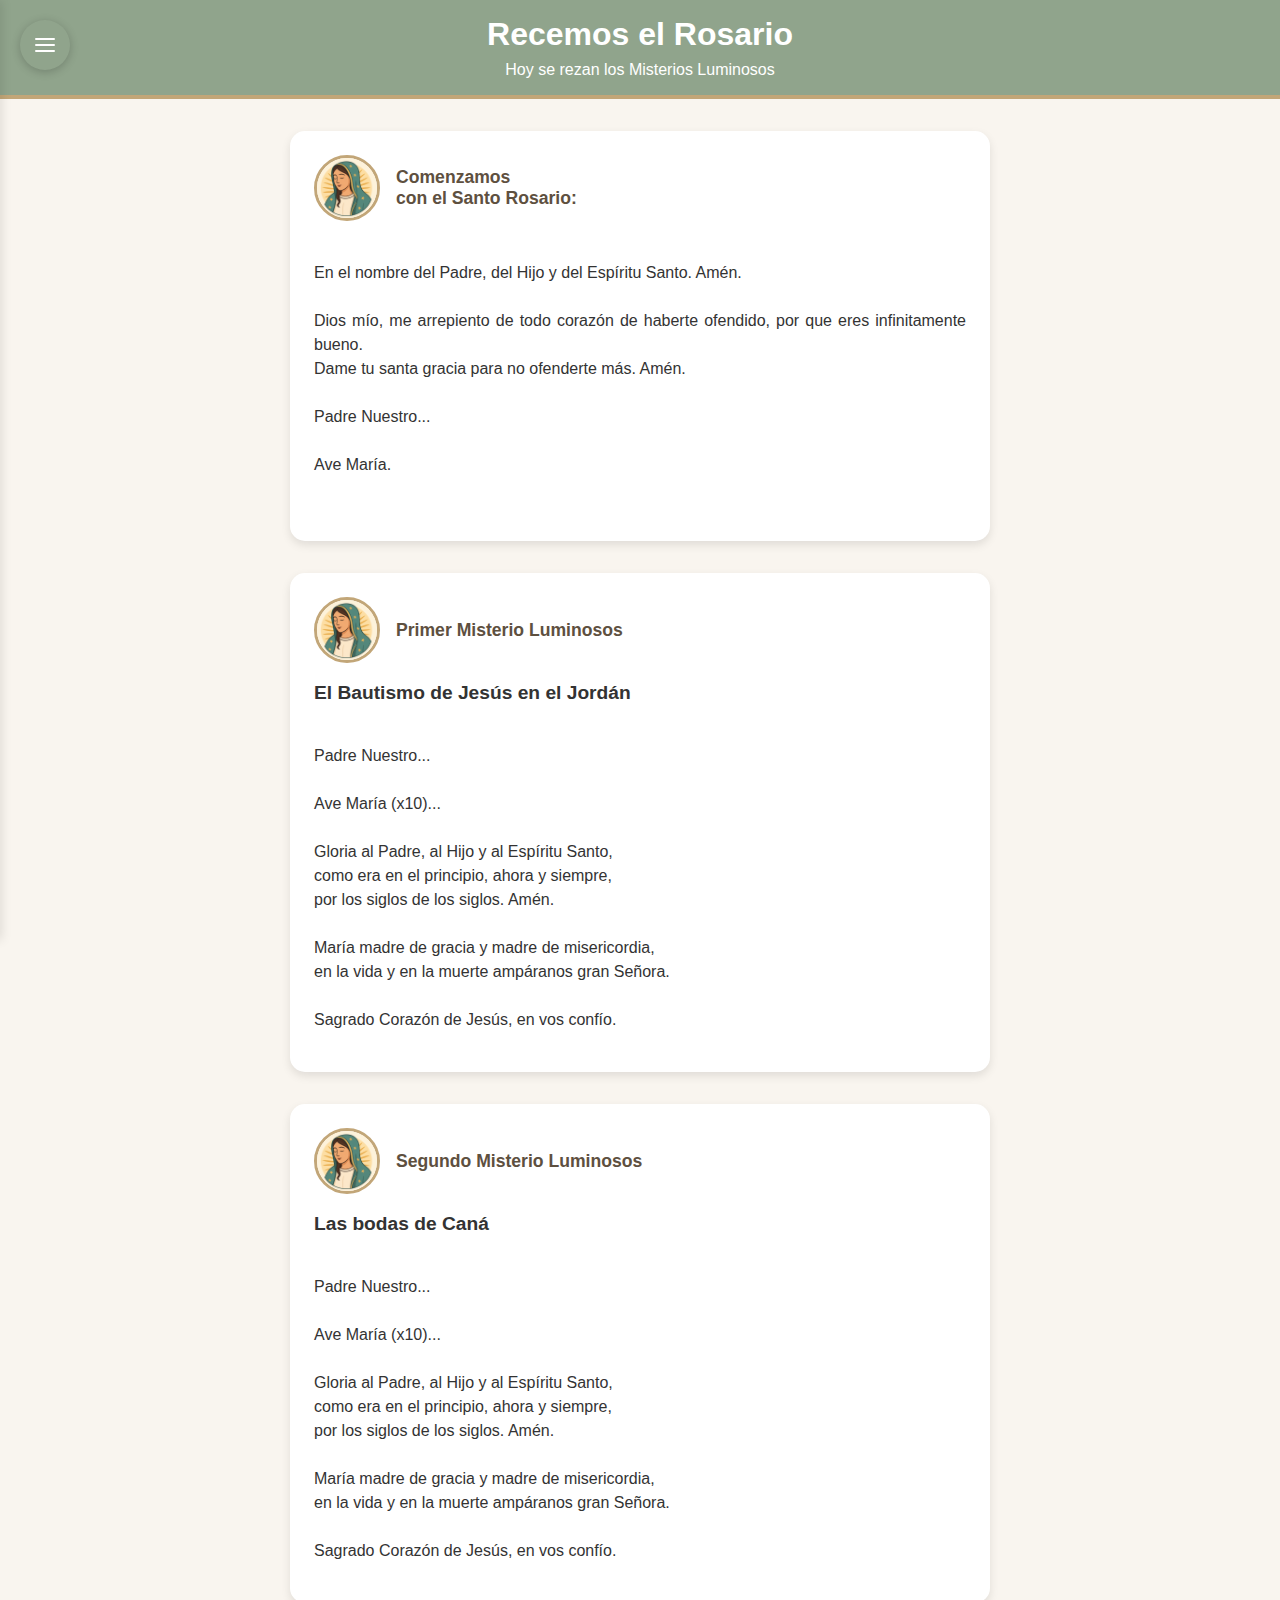
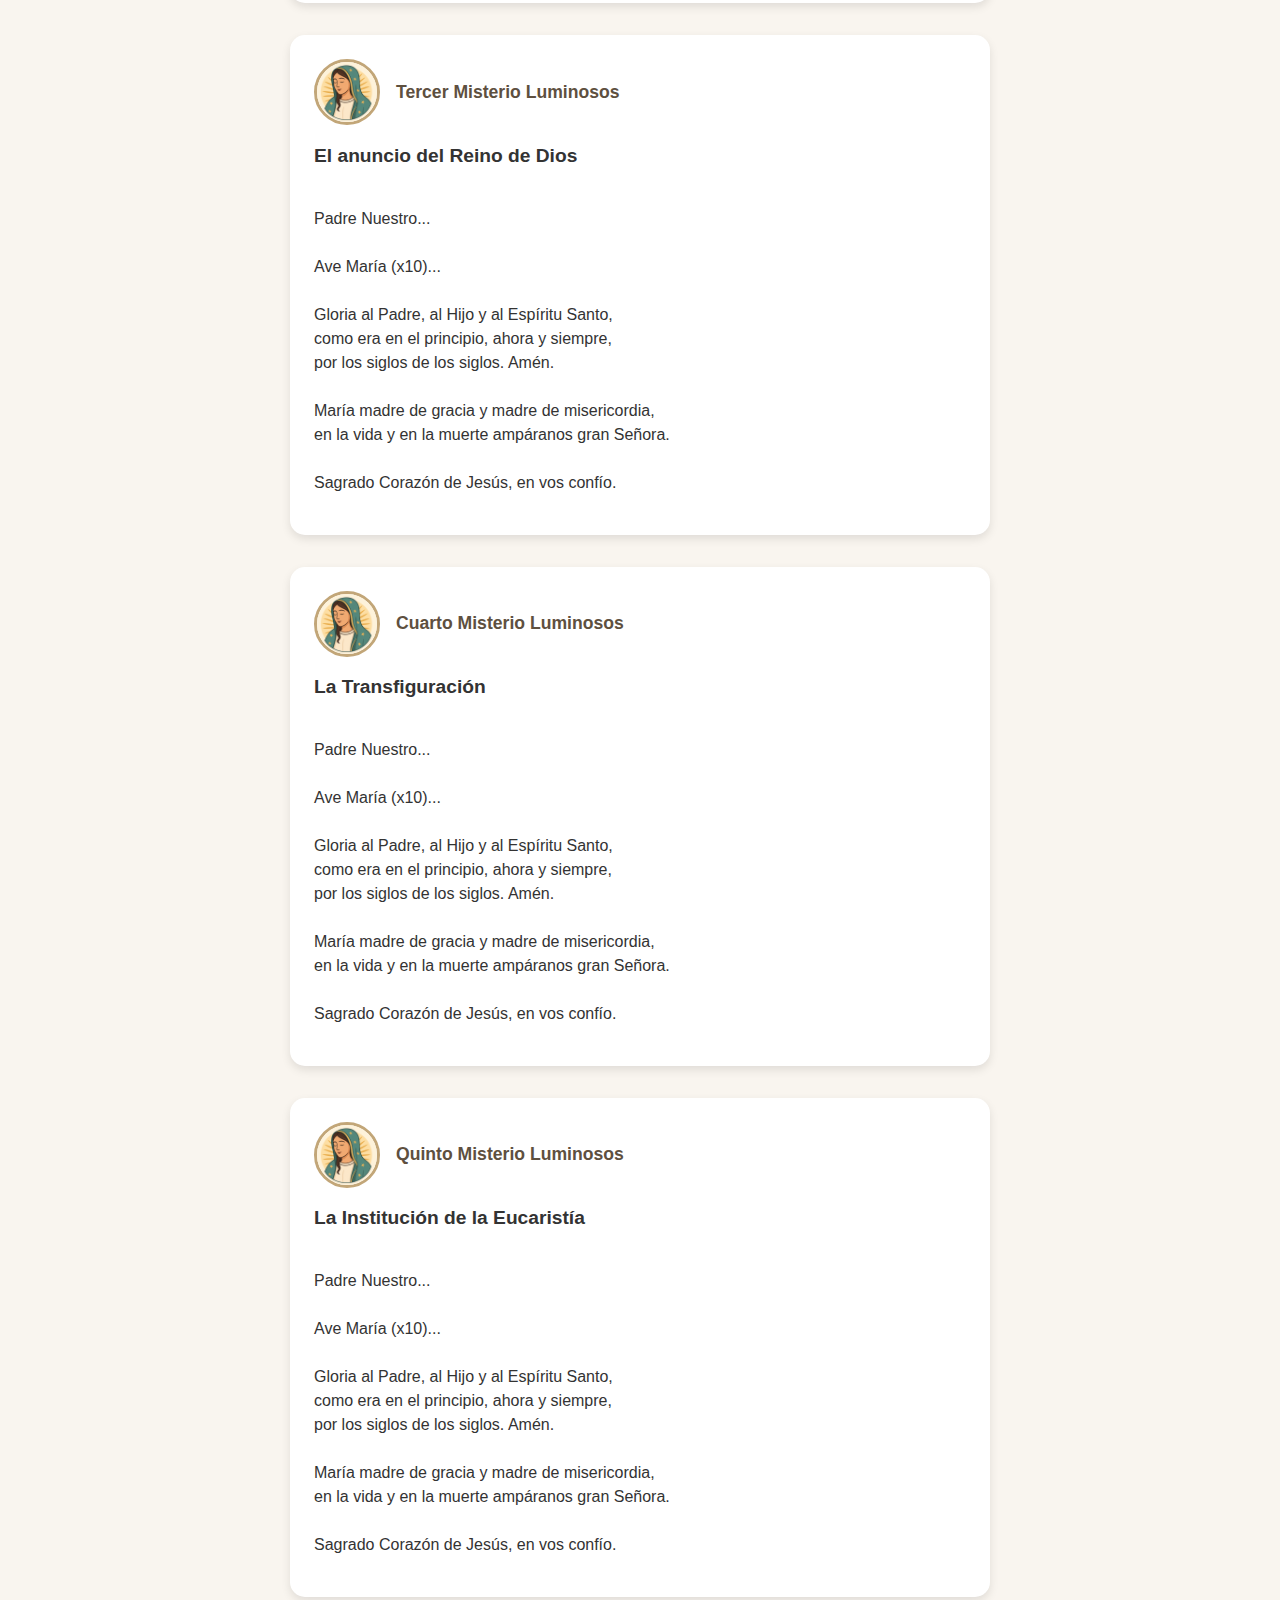
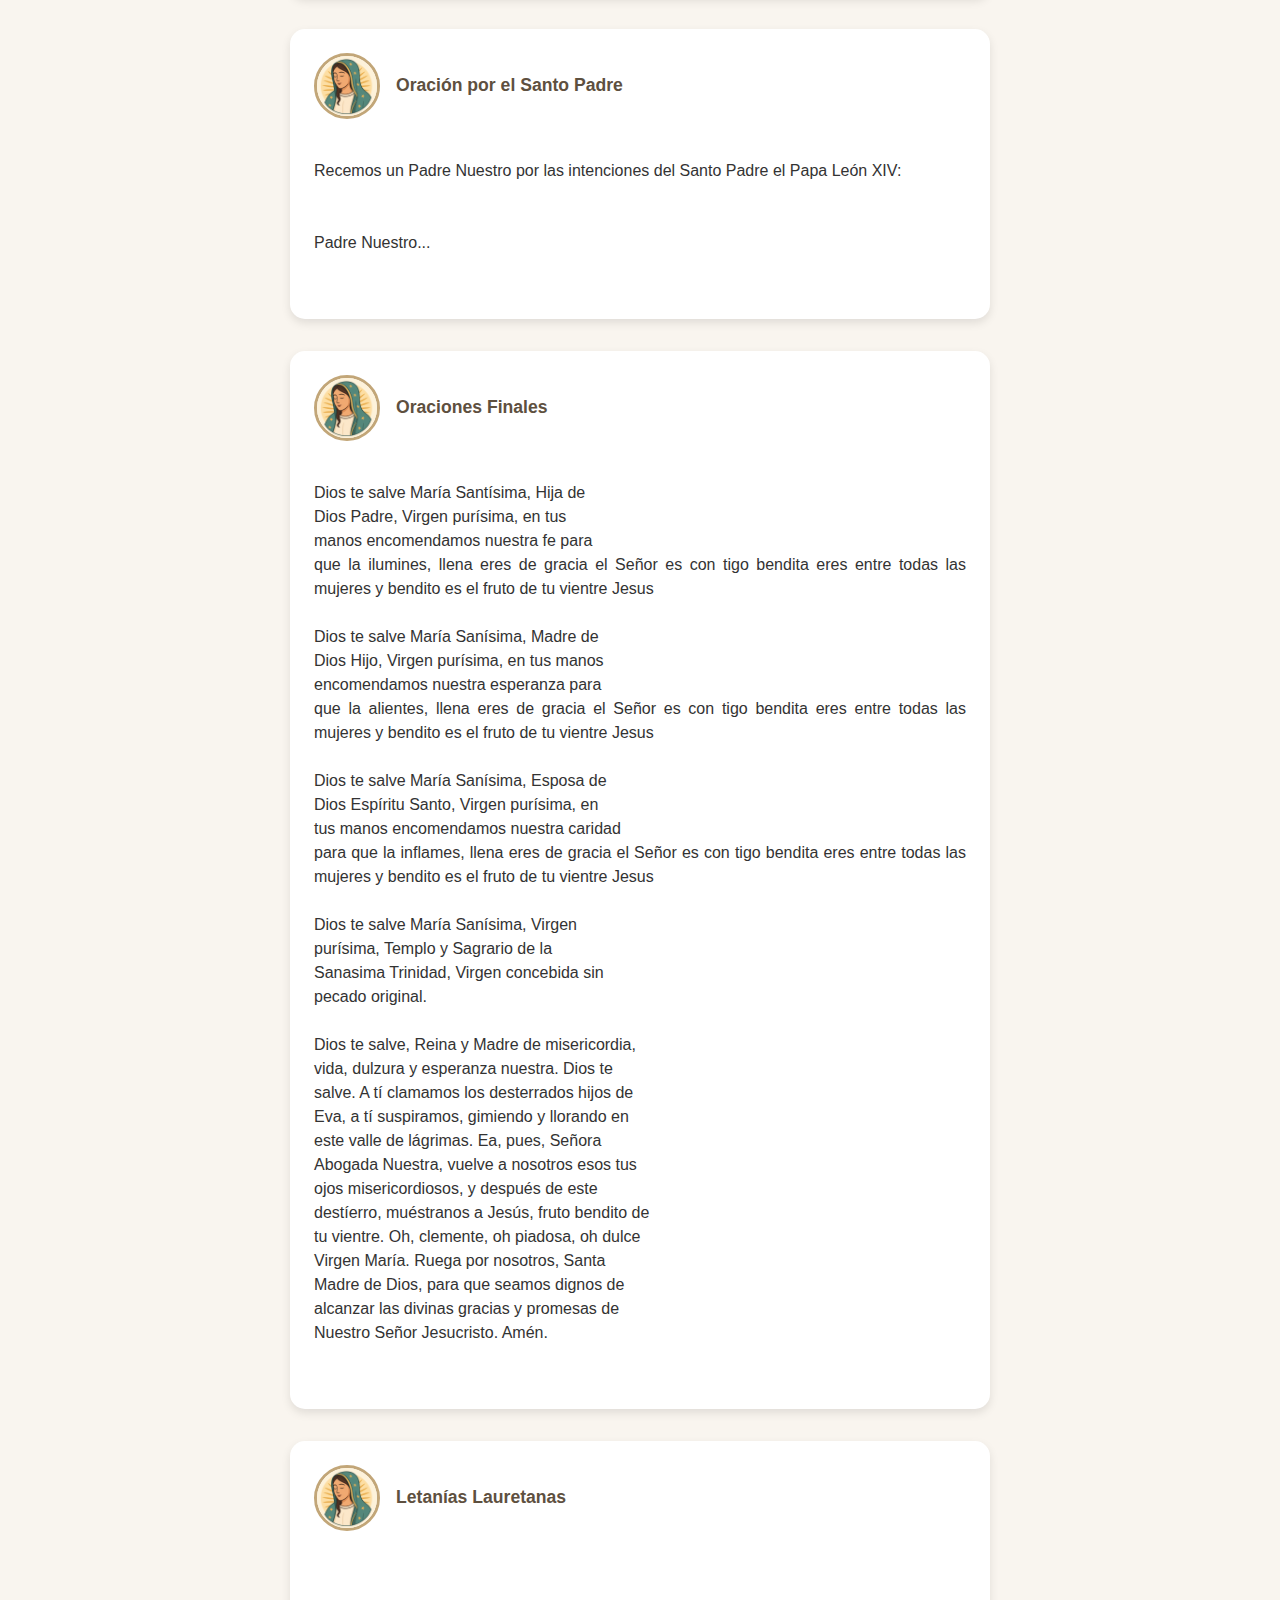
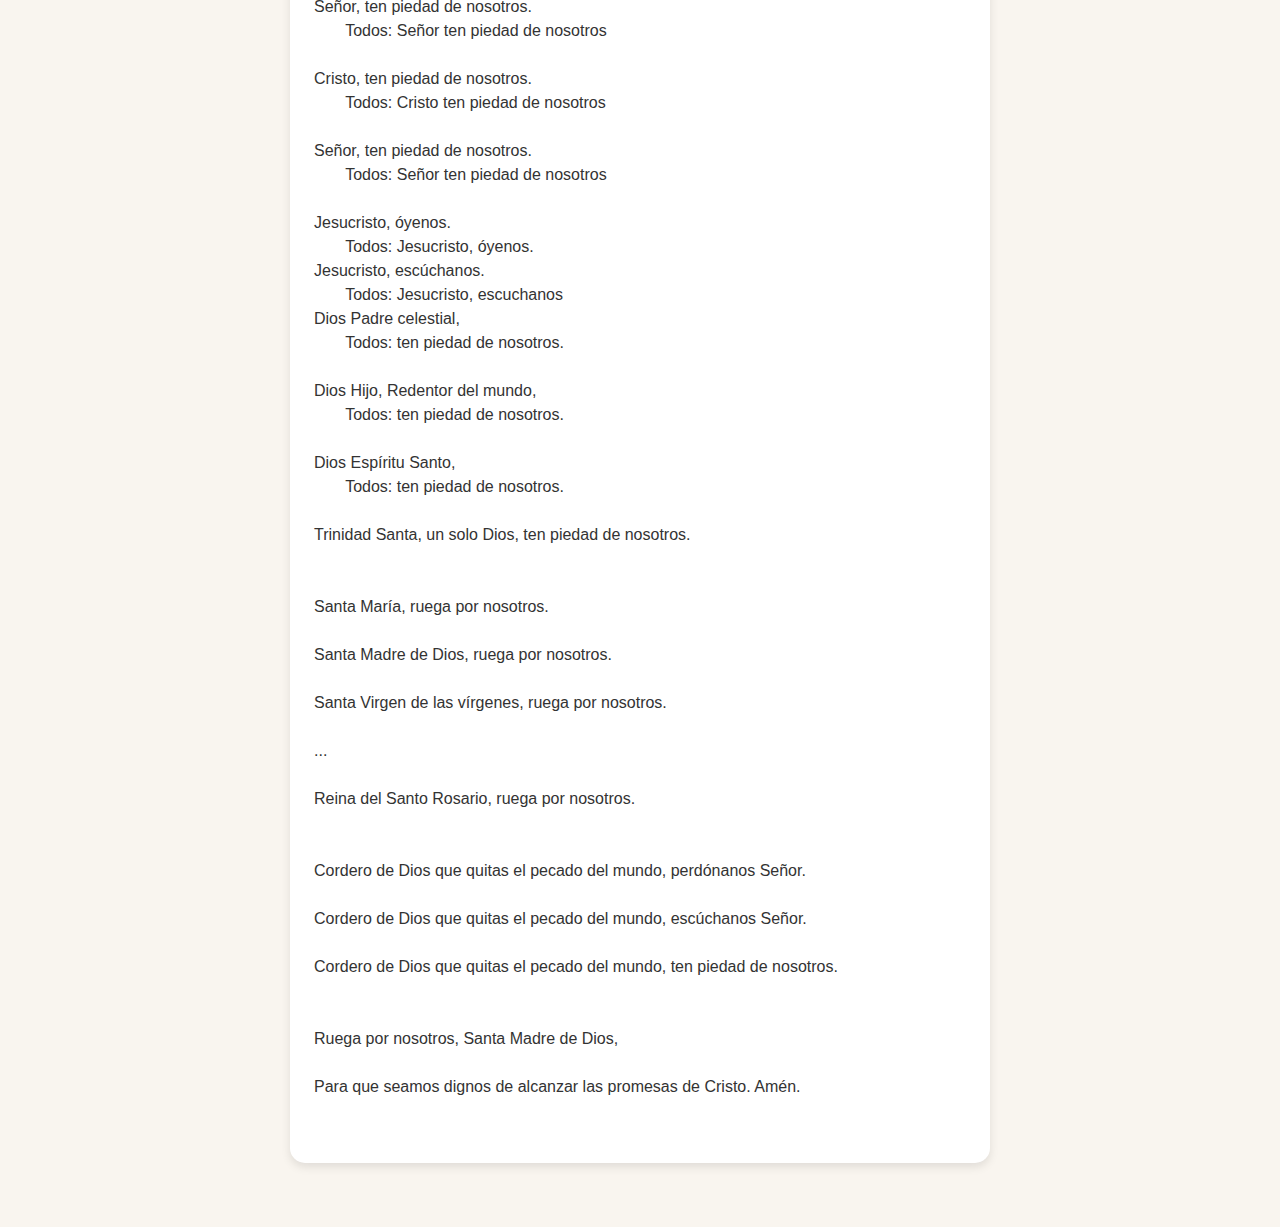
<file: r/elsantorosario/index.html>
<!DOCTYPE html>
<html lang="es">
<head>
  <meta charset="UTF-8" />
  <meta name="viewport" content="width=device-width, initial-scale=1.0" />
  <title>Recemos el Rosario</title>
  <link rel="icon" type="image/x-icon" href="/favicon.ico" />
  <link rel="stylesheet" href="style.css" />
  	<meta property="og:title" content="Las oraciones">
    <meta property="og:description" content="Alégrense en la esperanza, sean pacientes en la tribulación y perseverantes en la oración. (Romanos 12,12).">
	<meta property="og:image" content="https://sagradocorazondejesus.github.io/nsg/imagenes/guadalupe200.jpg" />
	<meta property="og:type" content="website">
    <meta name="viewport" content="width=device-width, initial-scale=1.0">
</head>
<body>

	<button id="btn-menu" aria-label="Abrir menú">
    <svg xmlns="http://www.w3.org/2000/svg" width="24" height="24" viewBox="0 0 24 24" fill="none" stroke="currentColor" stroke-width="2" stroke-linecap="round" stroke-linejoin="round"><line x1="3" y1="12" x2="21" y2="12"></line><line x1="3" y1="6" x2="21" y2="6"></line><line x1="3" y1="18" x2="21" y2="18"></line></svg>
    </button>

    <nav id="menu-lateral">
        <button id="btn-cerrar-menu" aria-label="Cerrar menú">&times;</button>
        <h2>Nuestro sitio</h2>
        <ul>
            <li><a href="https://sagradocorazondejesus.github.io/nsg/o/oraciones">Mis Oraciones 🙏</a></li>
            <li><a href="https://sagradocorazondejesus.github.io/nsg/o/practicar/hablar/">Practicar oraciones hablando</a></li>
            <li><a href="https://sagradocorazondejesus.github.io/nsg/o/practicar/tocarpalabras/">Practicar oraciones tocando</a></li>
            <li><a href="https://sagradocorazondejesus.github.io/nsg/r/elsantorosario">El Santo Rosario</a></li>
		</ul>
		<ul>
        <h2>tambien visita</h2>
            <li><a href="https://www.vatican.va/content/vatican/es.html" target="_blank">La Santa Sede</a></li>
            <li><a href="https://www.vatican.va/archive/ESL0506/_INDEX.HTM" target="_blank">La Biblia</a></li>
            <li><a href="https://www.vatican.va/archive/catechism_sp/index_sp.html" target="_blank">Catecismo de la Iglesia Católica</a></li>
        </ul>
    </nav>

    <div id="overlay"></div>
  <header>
    <h1>Recemos el Rosario</h1>
    <p id="titulo-dia"></p>
  </header>

  <main>
    <section id="introduccion"></section>

    <section id="contenedor-posts"></section>

    <section id="intencion-papa"></section>

    <section id="oraciones-finales"></section>

    <section id="letanias"></section>
  </main>

  <script src="script.js"></script>
</body>
</html>
</file>
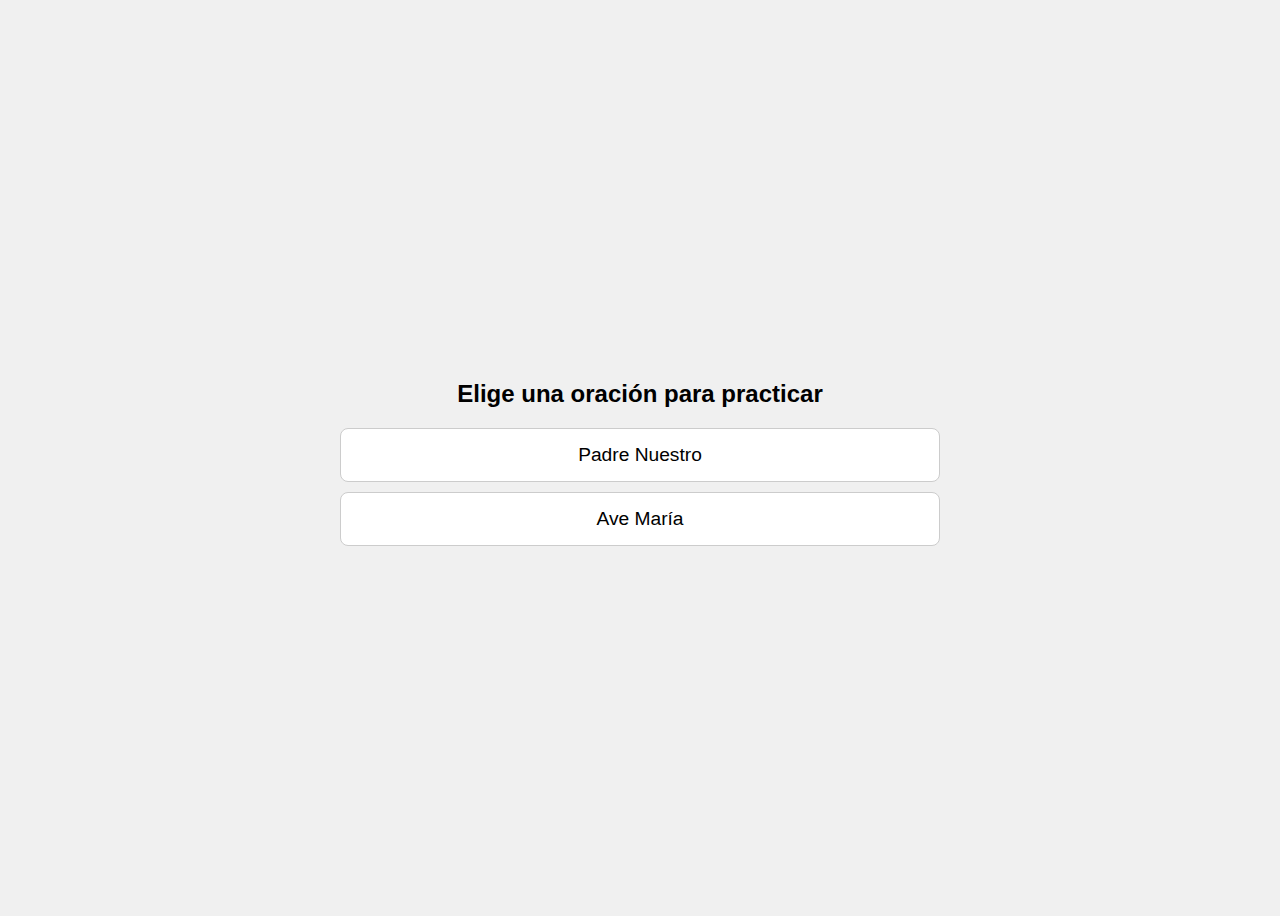
<file: o/practicar/hablar/index.html>
<!DOCTYPE html>
<html lang="es">
<head>
    <meta charset="UTF-8">
    <meta name="viewport" content="width=device-width, initial-scale=1.0">
    <title>Catequesis Interactiva - Menú de Oraciones</title>
    <style>
        body { font-family: sans-serif; display: flex; justify-content: center; align-items: center; min-height: 100vh; background-color: #f0f0f0; }
        .container { width: 90%; max-width: 600px; text-align: center; }
        
        /* Estilo del Menú */
        #menu-oraciones .oracion-btn {
            display: block;
            width: 100%;
            padding: 15px;
            margin: 10px 0;
            font-size: 1.2em;
            cursor: pointer;
            border: 1px solid #ccc;
            border-radius: 8px;
            background-color: #fff;
            transition: background-color 0.3s;
        }
        #menu-oraciones .oracion-btn:hover { background-color: #e3f2fd; }

        /* Área de Práctica */
        #area-practica { display: none; /* Oculto por defecto */ }
        #prayer-display { min-height: 200px; padding: 20px; border: 2px solid #ccc; border-radius: 10px; background-color: #fff; font-size: 1.5em; line-height: 1.8; margin-bottom: 20px; }
        #controls button { padding: 10px 20px; font-size: 1em; cursor: pointer; margin: 5px; }
        
        /* Estilos para las palabras generadas */
        .correct { color: #2e7d32; font-weight: bold; }
        .incorrect { color: #c62828; text-decoration: line-through; }
    </style>
</head>
<body>
    <div class="container">
        <div id="menu-oraciones">
            <h2>Elige una oración para practicar</h2>
            </div>

        <div id="area-practica">
            <h2 id="prayer-title"></h2>
            <div id="prayer-display"></div>
            <div id="controls">
                <button id="start-btn">🎙️ Empezar a Rezar</button>
                <button id="back-btn">← Volver al Menú</button>
                <p id="status"></p>
            </div>
        </div>
    </div>

    <script src="app4.js"></script>
</body>
</html>
</file>
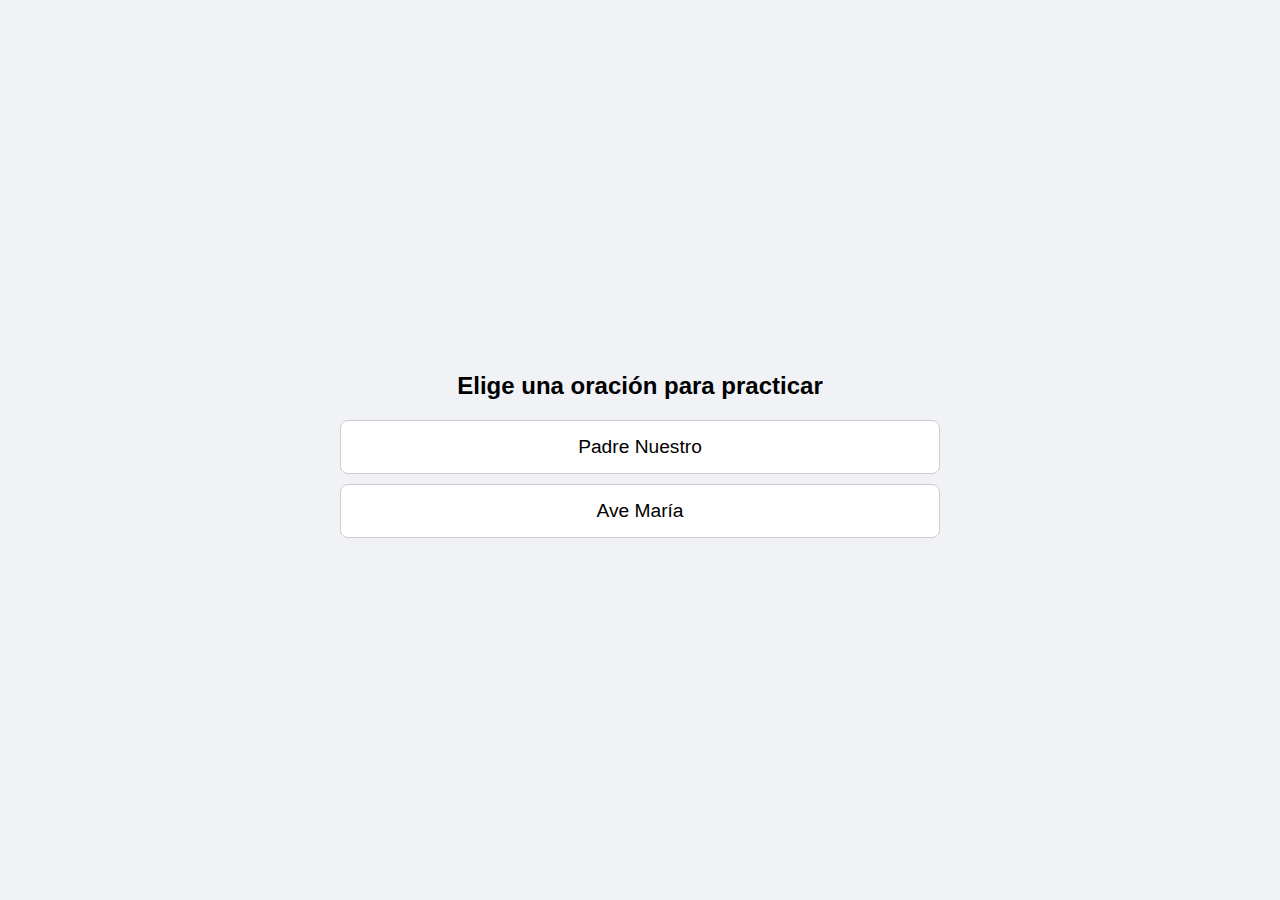
<file: o/practicar/tocarpalabras/index.html>
<!DOCTYPE html>
<html lang="es">
<head>
    <meta charset="UTF-8">
    <meta name="viewport" content="width=device-width, initial-scale=1.0">
    <title>Catequesis Offline - Ordenar Oraciones</title>
    
    <style>
        /* Estilos Generales */
        :root {
            --color-fondo: #f0f2f5;
            --color-primario: #3b5998;
            --color-correcto: #4caf50;
            --color-incorrecto: #f44336;
        }
        body { 
            font-family: -apple-system, BlinkMacSystemFont, "Segoe UI", Roboto, Helvetica, Arial, sans-serif;
            display: flex; 
            justify-content: center; 
            align-items: center; 
            min-height: 100vh; 
            background-color: var(--color-fondo);
            margin: 0;
            padding: 10px;
            box-sizing: border-box;
        }
        .container { 
            width: 100%; 
            max-width: 600px; 
            text-align: center; 
        }

        /* Menú */
        #menu-oraciones .oracion-btn {
            display: block; width: 100%; padding: 15px; margin: 10px 0;
            font-size: 1.2em; cursor: pointer; border: 1px solid #ccc;
            border-radius: 8px; background-color: white; transition: background-color 0.3s;
        }
        #menu-oraciones .oracion-btn:hover { background-color: #e9ebee; }

        /* Área de Práctica */
        #area-practica { display: none; }
        #oracion-progreso { font-size: 1.1em; color: var(--color-primario); margin-bottom: 15px; }

        /* Contenedores para las fichas */
        #fichas-desordenadas, #area-respuesta {
            display: flex;
            flex-wrap: wrap;
            justify-content: center;
            gap: 10px;
            padding: 15px;
            margin: 15px 0;
            min-height: 60px;
            border-radius: 8px;
        }
        #fichas-desordenadas { background-color: #e9ebee; }
        #area-respuesta { border: 2px dashed #ccc; background-color: white; }

        /* Ficha (palabra) */
        .ficha {
            padding: 10px 15px;
            background-color: white;
            border: 1px solid #ccc;
            border-radius: 8px;
            font-size: 1.2em;
            cursor: pointer; /* Cambiado de 'grab' a 'pointer' */
            user-select: none;
            box-shadow: 0 2px 4px rgba(0,0,0,0.1);
            transition: transform 0.2s;
        }
        .ficha:hover {
             transform: scale(1.05);
        }

        .ficha.correcta { background-color: var(--color-correcto); color: white; }
        .ficha.incorrecta { background-color: var(--color-incorrecto); color: white; }

        /* Controles */
        #controls button {
            padding: 12px 22px; font-size: 1em; cursor: pointer; margin: 5px;
            border-radius: 8px; border: none; color: white;
        }
        #check-btn { background-color: var(--color-primario); }
        #back-btn { background-color: #6c757d; }
    </style>
</head>
<body>

    <div class="container">
        <div id="menu-oraciones">
            <h2>Elige una oración para practicar</h2>
        </div>

        <div id="area-practica">
            <h2 id="prayer-title"></h2>
            <p id="oracion-progreso"></p>
            <p><strong>Toca las palabras para ordenarlas:</strong></p>
            
            <div id="area-respuesta"></div>
            <div id="fichas-desordenadas"></div>

            <div id="controls">
                <button id="check-btn">Revisar</button>
                <button id="back-btn">← Volver al Menú</button>
                <p id="status"></p>
            </div>
        </div>
    </div>

    <script>
        // --- ELEMENTOS DEL DOM ---
        const menuOracionesDiv = document.getElementById('menu-oraciones');
        const areaPracticaDiv = document.getElementById('area-practica');
        const prayerTitleH2 = document.getElementById('prayer-title');
        const progresoP = document.getElementById('oracion-progreso');
        const fichasContainer = document.getElementById('fichas-desordenadas');
        const respuestaContainer = document.getElementById('area-respuesta');
        const checkBtn = document.getElementById('check-btn');
        const backBtn = document.getElementById('back-btn');
        const statusP = document.getElementById('status');

        // --- DATOS DE LAS ORACIONES ---
        const oraciones = [
            {
                titulo: "Padre Nuestro",
                frases: [
                    "Padre nuestro que estás en el cielo",
                    "santificado sea tu Nombre",
                    "venga a nosotros tu Reino",
                    "hágase tu voluntad en la tierra como en el cielo",
                    "Danos hoy nuestro pan de cada día",
                    "perdona nuestras ofensas como también nosotros perdonamos a los que nos ofenden",
                    "no nos dejes caer en la tentación y líbranos del mal Amén"
                ]
            },
            {
                titulo: "Ave María",
                frases: [
                    "Dios te salve María llena eres de gracia",
                    "el Señor es contigo",
                    "bendita tú eres entre todas las mujeres",
                    "y bendito es el fruto de tu vientre Jesús",
                    "Santa María Madre de Dios ruega por nosotros pecadores",
                    "ahora y en la hora de nuestra muerte Amén"
                ]
            }
        ];

        let oracionActual;
        let fraseActualIndex;

        // --- FUNCIONES PRINCIPALES ---

        function crearMenu() {
            oraciones.forEach((oracion, index) => {
                const boton = document.createElement('button');
                boton.textContent = oracion.titulo;
                boton.className = 'oracion-btn';
                boton.addEventListener('click', () => prepararPractica(index));
                menuOracionesDiv.appendChild(boton);
            });
        }

        function prepararPractica(index) {
            oracionActual = oraciones[index];
            fraseActualIndex = 0;
            
            prayerTitleH2.textContent = oracionActual.titulo;
            menuOracionesDiv.style.display = 'none';
            areaPracticaDiv.style.display = 'block';
            
            cargarSiguienteFrase();
        }

        function cargarSiguienteFrase() {
            fichasContainer.innerHTML = '';
            respuestaContainer.innerHTML = '';
            statusP.textContent = '';
            checkBtn.disabled = false;
            
            if (fraseActualIndex >= oracionActual.frases.length) {
                statusP.textContent = `¡Felicidades! Has completado la oración de ${oracionActual.titulo}.`;
                checkBtn.disabled = true;
                return;
            }

            progresoP.textContent = `Frase ${fraseActualIndex + 1} de ${oracionActual.frases.length}`;
            const frase = oracionActual.frases[fraseActualIndex];
            const palabras = frase.split(' ');

            barajarArray(palabras).forEach(palabra => {
                const ficha = document.createElement('div');
                ficha.textContent = palabra;
                ficha.className = 'ficha';
                ficha.addEventListener('click', moverFicha); // NUEVA LÓGICA DE CLIC
                fichasContainer.appendChild(ficha);
            });
        }

        function barajarArray(array) {
            for (let i = array.length - 1; i > 0; i--) {
                const j = Math.floor(Math.random() * (i + 1));
                [array[i], array[j]] = [array[j], array[i]];
            }
            return array;
        }

        // --- NUEVA LÓGICA DE CLIC PARA MOVER FICHAS ---
        function moverFicha(event) {
            const fichaSeleccionada = event.target;
            
            // Si la ficha está en el contenedor de abajo, muévela para arriba
            if (fichaSeleccionada.parentNode === fichasContainer) {
                respuestaContainer.appendChild(fichaSeleccionada);
            } 
            // Si no, muévela para abajo (para corregir)
            else {
                fichasContainer.appendChild(fichaSeleccionada);
            }
        }

        // --- FUNCIÓN DE REVISAR CORREGIDA ---
        function revisarRespuesta() {
            // CORRECCIÓN: Se usaba "frraseActualIndex", ahora es "fraseActualIndex"
            const fraseCorrecta = oracionActual.frases[fraseActualIndex]; 
            const fichasRespuesta = respuestaContainer.querySelectorAll('.ficha');
            
            let respuestaUsuarioArray = [];
            fichasRespuesta.forEach(ficha => respuestaUsuarioArray.push(ficha.textContent));
            const respuestaUsuarioStr = respuestaUsuarioArray.join(' ');

            if (respuestaUsuarioStr === fraseCorrecta) {
                statusP.textContent = '¡Correcto! Siguiente frase...';
                fichasRespuesta.forEach(ficha => {
                    ficha.classList.add('correcta');
                    ficha.removeEventListener('click', moverFicha); // Desactivar clic en fichas correctas
                });
                fraseActualIndex++;
                setTimeout(cargarSiguienteFrase, 1500); // Esperar para cargar la siguiente
            } else {
                statusP.textContent = 'Casi, inténtalo de nuevo.';
                fichasRespuesta.forEach(ficha => ficha.classList.add('incorrecta'));
                setTimeout(() => {
                    fichasRespuesta.forEach(ficha => ficha.classList.remove('incorrecta'));
                }, 1500);
            }
        }
        
        function volverAlMenu() {
            areaPracticaDiv.style.display = 'none';
            menuOracionesDiv.style.display = 'block';
        }

        // --- INICIALIZACIÓN ---
        window.onload = crearMenu;
        checkBtn.addEventListener('click', revisarRespuesta);
        backBtn.addEventListener('click', volverAlMenu);

    </script>
</body>
</html>
</file>
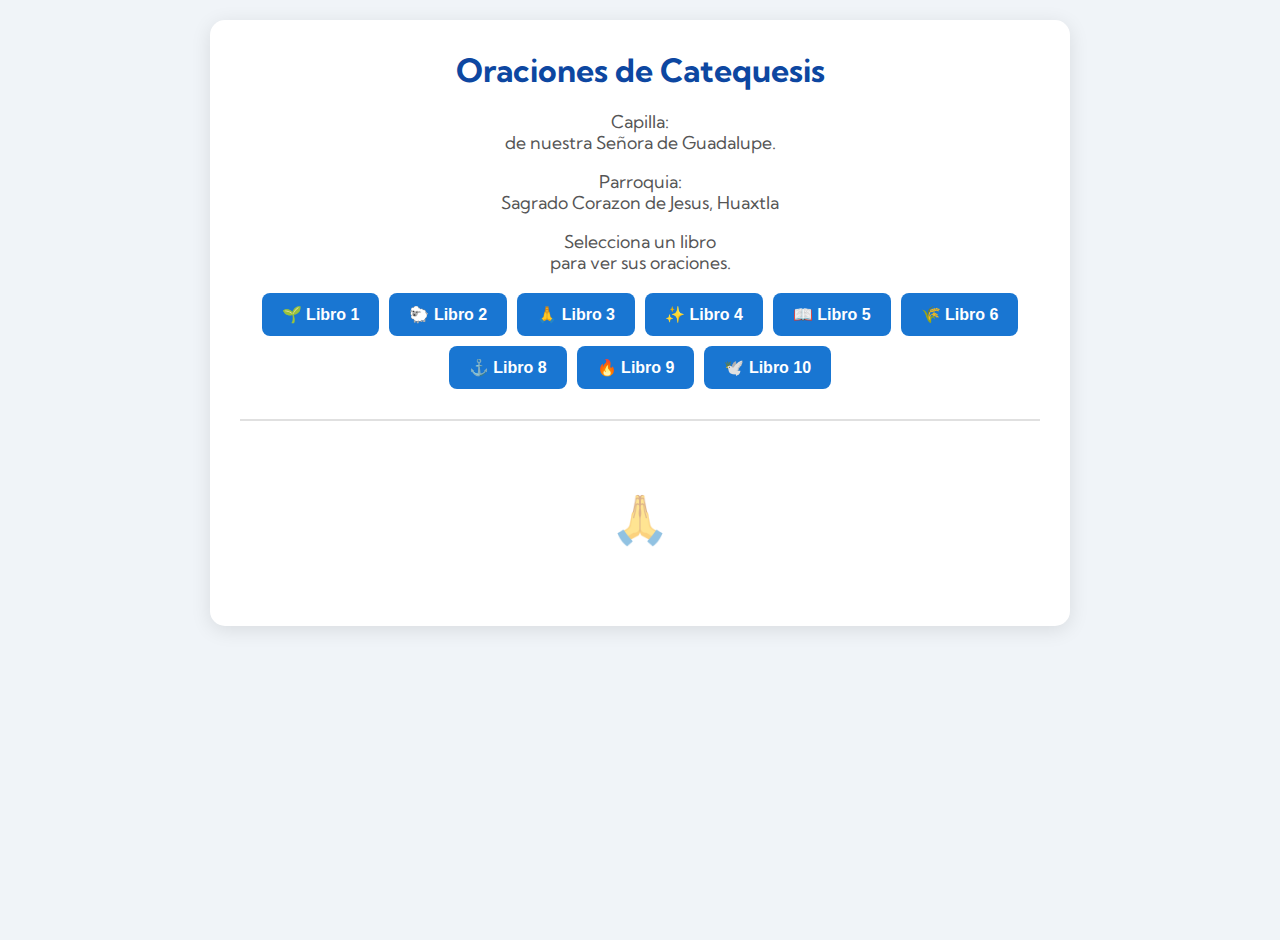
<file: oraciones.html>
<!DOCTYPE html>
<html lang="es">
<head>
    <meta charset="UTF-8">
    <meta name="viewport" content="width=device-width, initial-scale=1.0">
    <title>Oraciones de Catequesis</title>
    <link rel="stylesheet" href="style.css">
    <link rel="preconnect" href="https://fonts.googleapis.com">
    <link rel="preconnect" href="https://fonts.gstatic.com" crossorigin>
    <link href="https://fonts.googleapis.com/css2?family=Kumbh+Sans:wght@400;700&display=swap" rel="stylesheet">
</head>
<body>

    <main class="contenedor">
        <header>
            <h1>Oraciones de Catequesis</h1>
            <p>Capilla:<br>de nuestra Señora de Guadalupe.</p>
            <p>Parroquia:<br>Sagrado Corazon de Jesus, Huaxtla</p>
            <p>Selecciona un libro<br>para ver sus oraciones.</p>
        </header>

        <nav id="menu-libros">
            </nav>

	<div id="barra-progreso"></div>

        <section id="contenedor-oraciones">
            <p class="placeholder">🙏</p>
        </section>

    </main>

    <script src="script.js"></script>


</body>


</html>
</file>
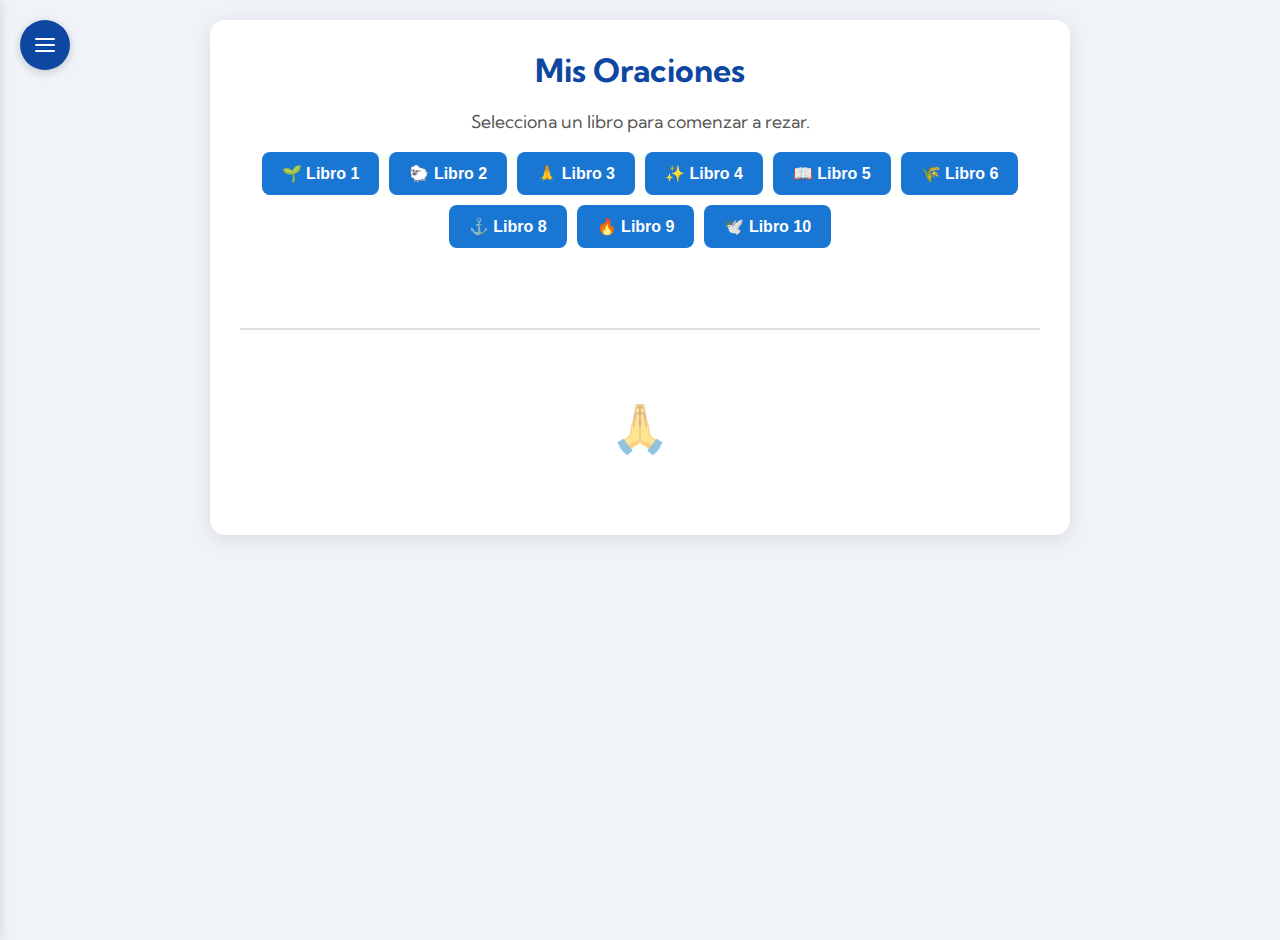
<file: comprobaciones/oracionesf.html>
<!DOCTYPE html>
<html lang="es">
<head>
    <meta charset="UTF-8">
    <meta name="viewport" content="width=device-width, initial-scale=1.0">
    <meta property="og:title" content="Mis Oraciones Diarias">
    <meta property="og:description" content="Una colección de oraciones para el día a día.">
    <meta property="og:image" content="./img/virgen-de-guadalupe.jpg">
    <meta property="og:type" content="website">
    
    <title>Mis Oraciones</title>
    <link rel="stylesheet" href="style.css">
    <link rel="preconnect" href="https://fonts.googleapis.com">
    <link rel="preconnect" href="https://fonts.gstatic.com" crossorigin>
    <link href="https://fonts.googleapis.com/css2?family=Kumbh+Sans:wght@400;700&display=swap" rel="stylesheet">
</head>
<body>

    <button id="btn-menu" aria-label="Abrir menú">
        <svg xmlns="http://www.w3.org/2000/svg" width="24" height="24" viewBox="0 0 24 24" fill="none" stroke="currentColor" stroke-width="2" stroke-linecap="round" stroke-linejoin="round"><line x1="3" y1="12" x2="21" y2="12"></line><line x1="3" y1="6" x2="21" y2="6"></line><line x1="3" y1="18" x2="21" y2="18"></line></svg>
    </button>

    <nav id="menu-lateral">
        <button id="btn-cerrar-menu" aria-label="Cerrar menú">&times;</button>
        <h2>Menú de Oraciones</h2>
        <ul>
            <li><a href="https://www.google.com" target="_blank">Rosario (Google)</a></li>
            <li><a href="https://www.youtube.com" target="_blank">Via Crucis (YouTube)</a></li>
            <li><a href="#">Oraciones a Santos (próximamente)</a></li>
            <li><a href="#">Novenas (próximamente)</a></li>
        </ul>
    </nav>

    <div id="overlay"></div>
    <div class="contenedor">
        <header>
            <h1>Mis Oraciones</h1>
            <p>Selecciona un libro para comenzar a rezar.</p>
        </header>

        <div id="menu-libros">
            </div>

        <div id="barra-progreso">
            </div>

        <main id="contenedor-oraciones">
             <p class="placeholder">🙏</p>
            </main>
    </div>

    <script src="script.js"></script>
</body>
</html>
</file>
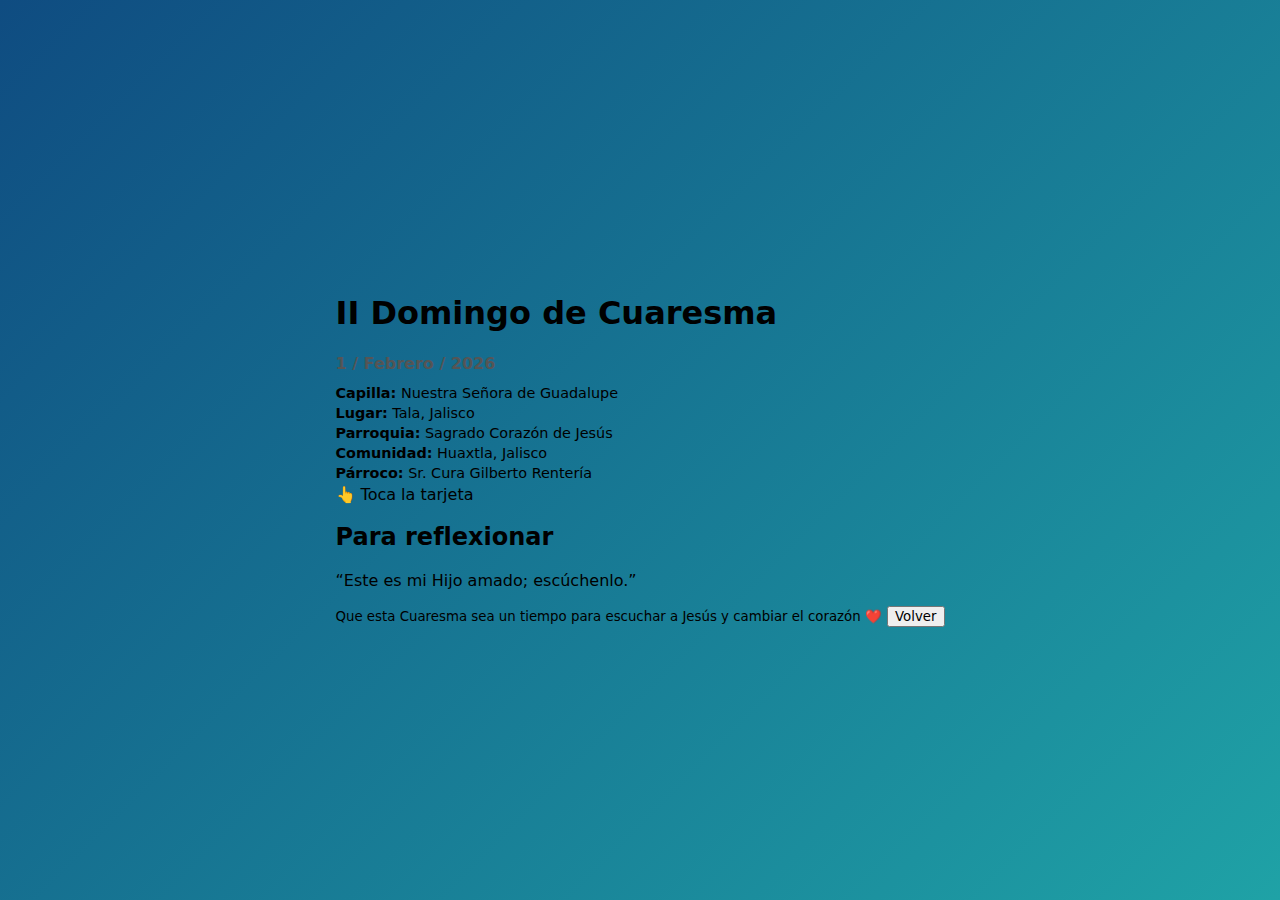
<file: cuaresma/1domingo.html>
<!DOCTYPE html>
<html lang="es">
<head>
  <meta charset="UTF-8" />
  <meta name="viewport" content="width=device-width, initial-scale=1.0" />
  <title>II Domingo de Cuaresma</title>
  <link rel="stylesheet" href="styles.css" />
</head>
<body>

  <div class="container">
    <div class="card" id="card">
      <div class="card-inner">
        <!-- Frente -->
        <div class="card-front">
          <h1>II Domingo de Cuaresma</h1>
          <p class="fecha">1 / Febrero / 2026</p>

          <div class="info">
            <p><strong>Capilla:</strong> Nuestra Señora de Guadalupe</p>
            <p><strong>Lugar:</strong> Tala, Jalisco</p>
            <p><strong>Parroquia:</strong> Sagrado Corazón de Jesús</p>
            <p><strong>Comunidad:</strong> Huaxtla, Jalisco</p>
            <p><strong>Párroco:</strong> Sr. Cura Gilberto Rentería</p>
          </div>

          <span class="hint">👆 Toca la tarjeta</span>
        </div>

        <!-- Reverso -->
        <div class="card-back">
          <h2>Para reflexionar</h2>
          <p>
            “Este es mi Hijo amado; escúchenlo.”
          </p>
          <small>Que esta Cuaresma sea un tiempo para escuchar a Jesús y cambiar el corazón ❤️</small>

          <button id="volver">Volver</button>
        </div>
      </div>
    </div>
  </div>

  <script src="script.js"></script>
</body>
</html>
</file>
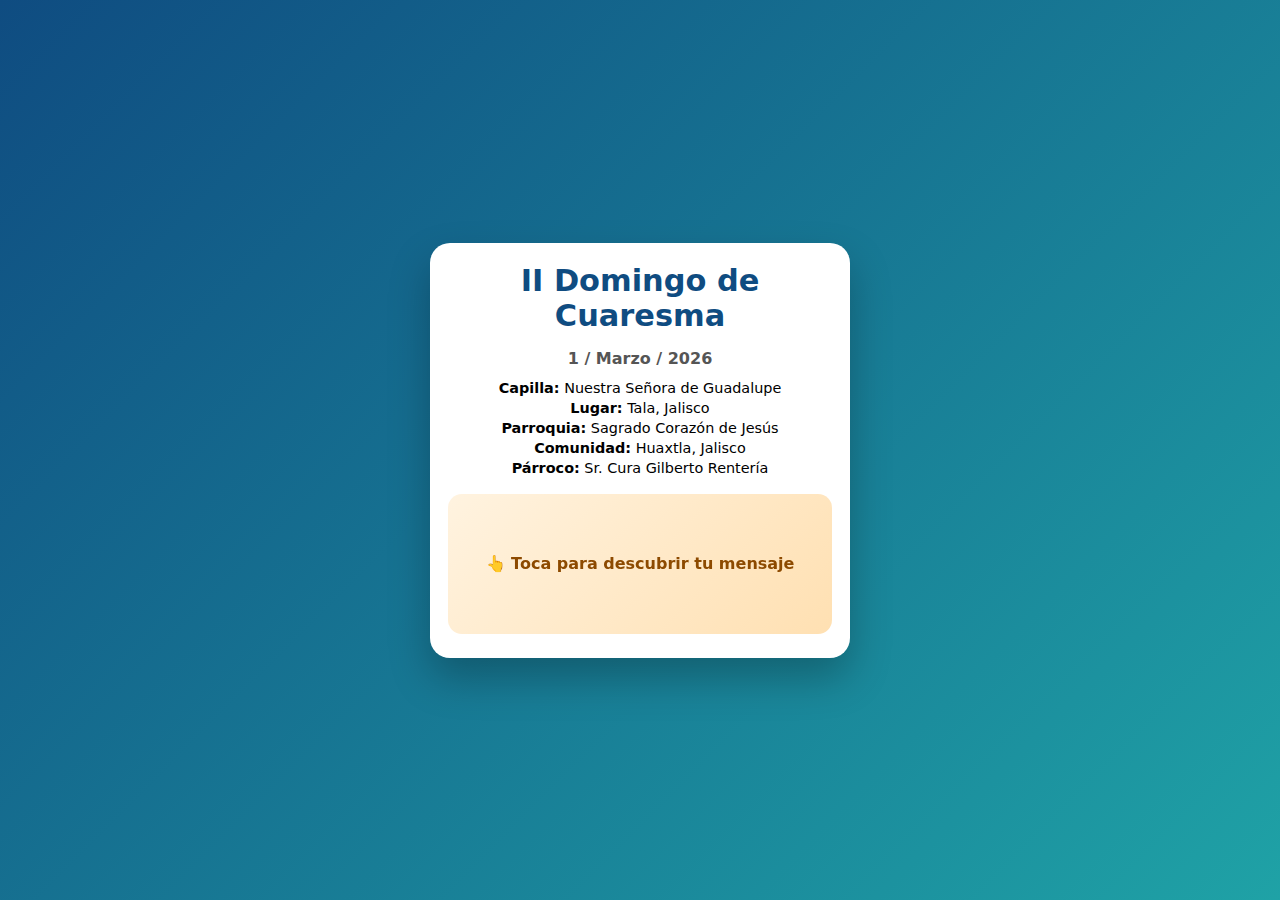
<file: cuaresma/2026-03-01.html>
<!DOCTYPE html>
<html lang="es">
<head>
  <meta charset="UTF-8" />
  <meta name="viewport" content="width=device-width, initial-scale=1.0" />
  <meta name="theme-color" content="#6a1b9a">
  <title>II Domingo de Cuaresma</title>
  <link rel="stylesheet" href="styles.css" />
</head>
<body>

  <div class="ticket">
    <h1 class="titulo-liturgico">II Domingo de Cuaresma</h1>
    <p class="fecha">1 / Marzo / 2026</p>

    <div class="info">
      <p><strong>Capilla:</strong> Nuestra Señora de Guadalupe</p>
      <p><strong>Lugar:</strong> Tala, Jalisco</p>
      <p><strong>Parroquia:</strong> Sagrado Corazón de Jesús</p>
      <p><strong>Comunidad:</strong> Huaxtla, Jalisco</p>
      <p><strong>Párroco:</strong> Sr. Cura Gilberto Rentería</p>
    </div>

    <!-- TARJETA DEL MENSAJE (SE VOLTEA) -->
    <div class="msg-card" id="msgCard">
      <div class="msg-inner">
        <!-- Frente -->
        <div class="msg-front">
          👆 Toca para descubrir tu mensaje
        </div>

        <!-- Reverso -->
        <div class="msg-back">
          <h3>Reflexion de cuaresma semanal ✨</h3>
          <strong><p>
            “Este es mi Hijo amado; escúchenlo.” <Br>(Mt 17, 5)
          </p></strong>
          <P>
            Esta semana intenta escuchar con atención a tus papás o a tu maestro, aunque cueste un poquito 😉
          </p>
        </div>
      </div>
    </div>

  </div>

  <script src="script.js"></script>
</body>
</html>
</file>
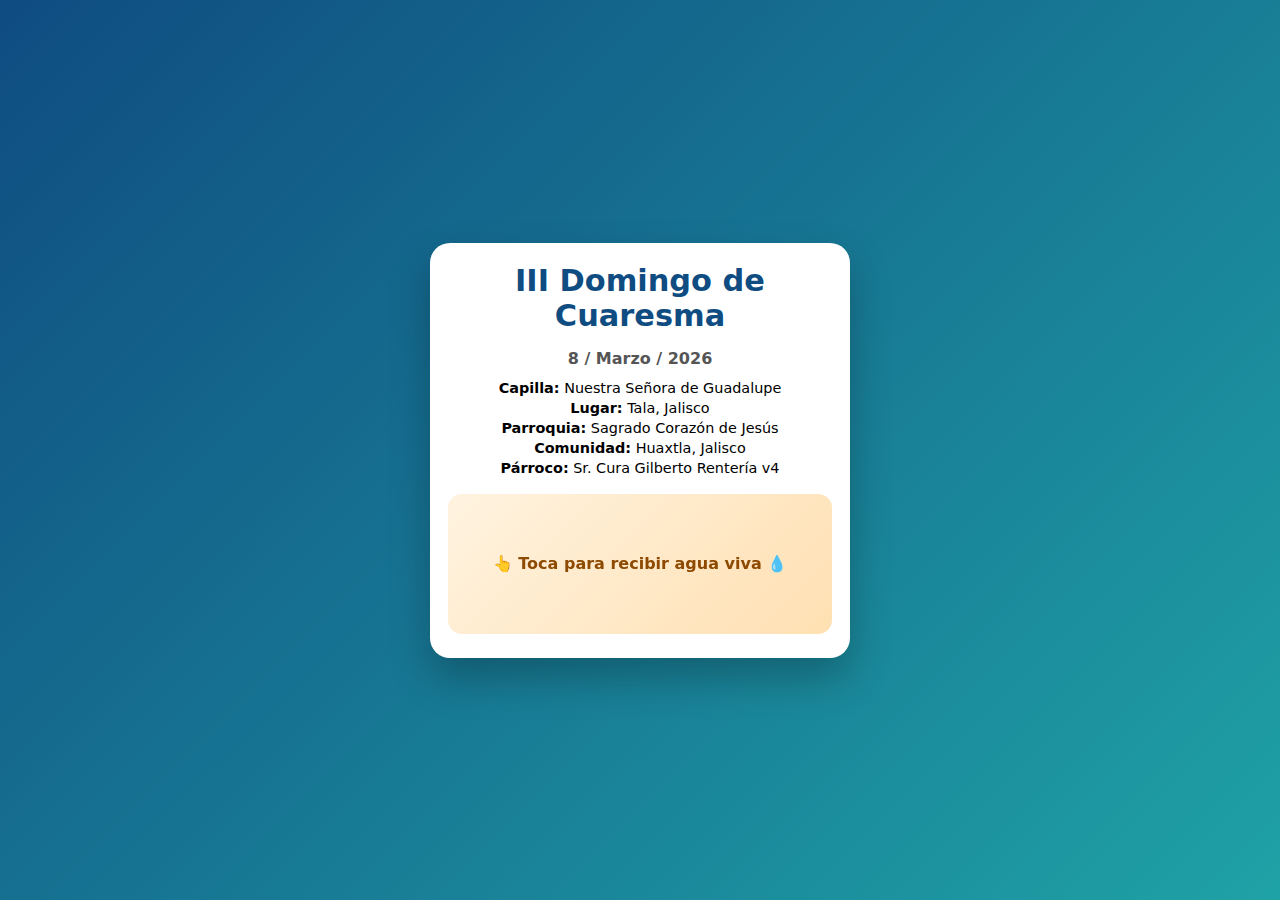
<file: cuaresma/2026-03-08.html>
<!DOCTYPE html>
<html lang="es">
<head>
  <meta charset="UTF-8" />
  <meta name="viewport" content="width=device-width, initial-scale=1.0" />
    <!-- Color de la barra superior (ajústalo por tiempo litúrgico) -->
  <meta name="theme-color" content="#6a1b9a" />
  <title>III Domingo de Cuaresma</title>
  <link rel="stylesheet" href="styles.css" />
</head>
<body>

  <div class="ticket">
    <h1 class="titulo-liturgico">III Domingo de Cuaresma</h1>
    <p class="fecha">8 / Marzo / 2026</p>

    <div class="info">
      <p><strong>Capilla:</strong> Nuestra Señora de Guadalupe</p>
      <p><strong>Lugar:</strong> Tala, Jalisco</p>
      <p><strong>Parroquia:</strong> Sagrado Corazón de Jesús</p>
      <p><strong>Comunidad:</strong> Huaxtla, Jalisco</p>
      <p><strong>Párroco:</strong> Sr. Cura Gilberto Rentería v4</p>
    </div>

    <!-- TARJETA DEL MENSAJE (SE VOLTEA) -->
    <div class="msg-card" id="msgCard">
      <div class="msg-inner">
        <!-- Frente -->
        <div class="msg-front">
          👆 Toca para recibir agua viva 💧
        </div>

        <!-- Reverso -->
        <div class="msg-back">
          <h3>Reflexion semanal, cuaresma. ✨</h3>
          <p><strong>
            “El que beba del agua que yo le daré, no tendrá sed jamás.”</strong>
          </p>
          <i>(Jn 4, 14)</i>
          <p>
  Jesús es como agua fresca para el corazón. 
  Esta semana intenta buscarlo en la oración 
  cuando estés triste, enojado o confundido. 
  Él es tu amigo y tu Salvador; 
  cuando te acercas a Él, tu corazón descansa en Dios.
          </p>
                   
        </div>
      </div>
    </div>

  </div>

  <script src="script.js"></script>
</body>
</html>
</file>
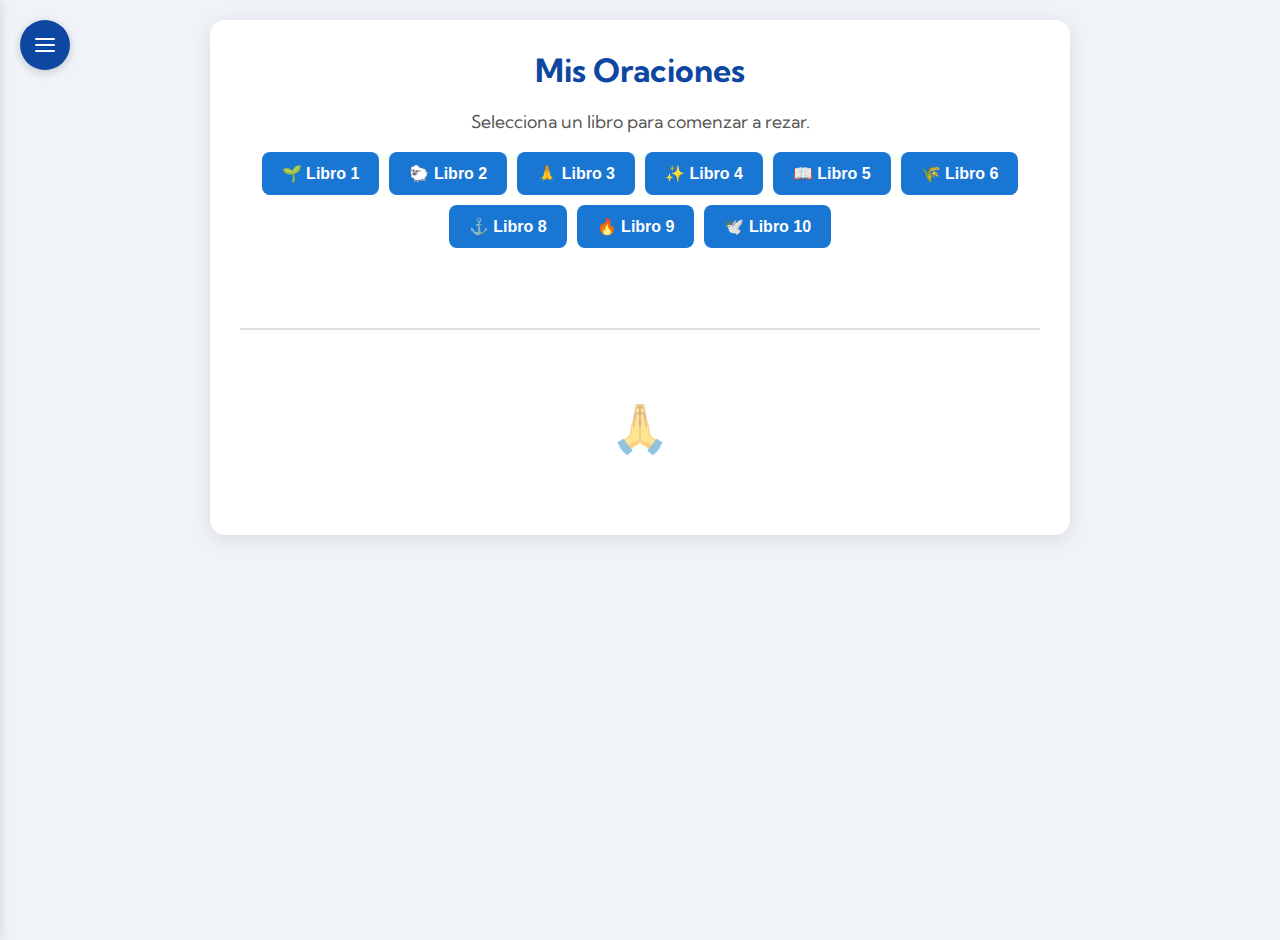
<file: o/oraciones.html>
<!DOCTYPE html>
<html lang="es">
<head>
    <meta charset="UTF-8">
    <meta name="viewport" content="width=device-width, initial-scale=1.0">
    <meta property="og:title" content="Mis Oraciones Diarias">
    <meta property="og:description" content="Una colección de oraciones para el día a día.">
    <meta property="og:image" content="https://sagradocorazondejesus.github.io/nsg/o/img/guadalupe200.jpg">
    <meta property="og:type" content="website">
    <meta name="viewport" content="width=device-width, initial-scale=1.0">
    
    <title>Mis Oraciones</title>
    <link rel="stylesheet" href="style.css">
    <link rel="preconnect" href="https://fonts.googleapis.com">
    <link rel="preconnect" href="https://fonts.gstatic.com" crossorigin>
    <link href="https://fonts.googleapis.com/css2?family=Kumbh+Sans:wght@400;700&display=swap" rel="stylesheet">
    <link rel="icon" type="image/x-icon" href="https://sagradocorazondejesus.github.io/nsg/imagenes/favicon.ico" />

    
</head>
<body>

    <button id="btn-menu" aria-label="Abrir menú">
        <svg xmlns="http://www.w3.org/2000/svg" width="24" height="24" viewBox="0 0 24 24" fill="none" stroke="currentColor" stroke-width="2" stroke-linecap="round" stroke-linejoin="round"><line x1="3" y1="12" x2="21" y2="12"></line><line x1="3" y1="6" x2="21" y2="6"></line><line x1="3" y1="18" x2="21" y2="18"></line></svg>
    </button>

    <nav id="menu-lateral">
        <button id="btn-cerrar-menu" aria-label="Cerrar menú">&times;</button>
        <h2>Menú de Oraciones</h2>
        <ul>
            <li><a href="https://www.google.com" target="_blank">Rosario (Google)</a></li>
            <li><a href="https://www.youtube.com" target="_blank">Via Crucis (YouTube)</a></li>
            <li><a href="#">Oraciones a Santos (próximamente)</a></li>
            <li><a href="#">Novenas (próximamente)</a></li>
        </ul>
    </nav>

    <div id="overlay"></div>
    <div class="contenedor">
        <header>
            <h1>Mis Oraciones</h1>
            <p>Selecciona un libro para comenzar a rezar.</p>
        </header>

        <div id="menu-libros">
            </div>

        <div id="barra-progreso">
            </div>

        <main id="contenedor-oraciones">
             <p class="placeholder">🙏</p>
            </main>
    </div>

    <script src="script.js"></script>
</body>
</html>
</file>
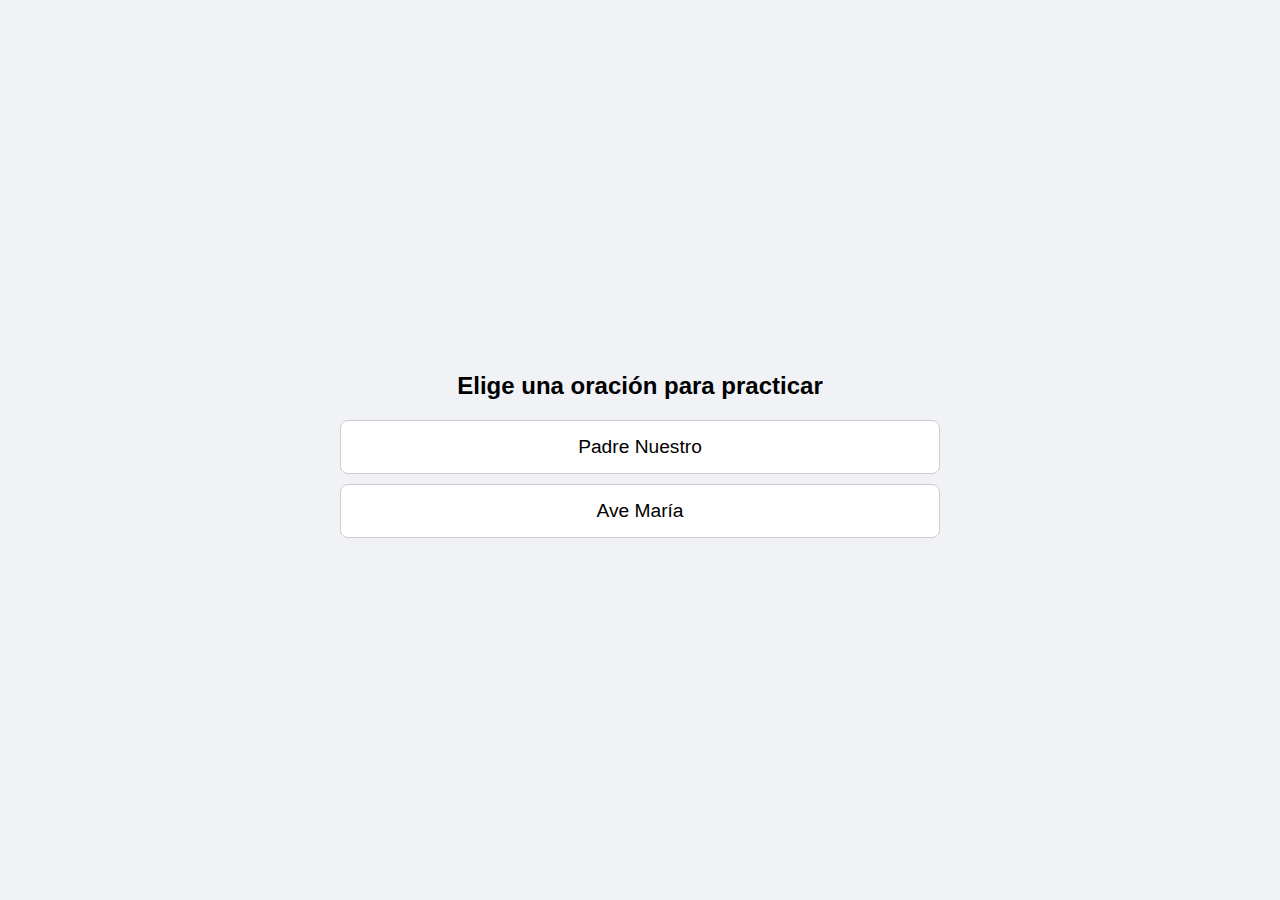
<file: o/practicar/tocarpalabras/oracionesinteractivas.html>
<!DOCTYPE html>
<html lang="es">
<head>
    <meta charset="UTF-8">
    <meta name="viewport" content="width=device-width, initial-scale=1.0">
    <title>Catequesis Offline - Ordenar Oraciones</title>
    
    <style>
        /* Estilos Generales */
        :root {
            --color-fondo: #f0f2f5;
            --color-primario: #3b5998;
            --color-correcto: #4caf50;
            --color-incorrecto: #f44336;
        }
        body { 
            font-family: -apple-system, BlinkMacSystemFont, "Segoe UI", Roboto, Helvetica, Arial, sans-serif;
            display: flex; 
            justify-content: center; 
            align-items: center; 
            min-height: 100vh; 
            background-color: var(--color-fondo);
            margin: 0;
            padding: 10px;
            box-sizing: border-box;
        }
        .container { 
            width: 100%; 
            max-width: 600px; 
            text-align: center; 
        }

        /* Menú */
        #menu-oraciones .oracion-btn {
            display: block; width: 100%; padding: 15px; margin: 10px 0;
            font-size: 1.2em; cursor: pointer; border: 1px solid #ccc;
            border-radius: 8px; background-color: white; transition: background-color 0.3s;
        }
        #menu-oraciones .oracion-btn:hover { background-color: #e9ebee; }

        /* Área de Práctica */
        #area-practica { display: none; }
        #oracion-progreso { font-size: 1.1em; color: var(--color-primario); margin-bottom: 15px; }

        /* Contenedores para las fichas */
        #fichas-desordenadas, #area-respuesta {
            display: flex;
            flex-wrap: wrap;
            justify-content: center;
            gap: 10px;
            padding: 15px;
            margin: 15px 0;
            min-height: 60px;
            border-radius: 8px;
        }
        #fichas-desordenadas { background-color: #e9ebee; }
        #area-respuesta { border: 2px dashed #ccc; background-color: white; }

        /* Ficha (palabra) */
        .ficha {
            padding: 10px 15px;
            background-color: white;
            border: 1px solid #ccc;
            border-radius: 8px;
            font-size: 1.2em;
            cursor: pointer; /* Cambiado de 'grab' a 'pointer' */
            user-select: none;
            box-shadow: 0 2px 4px rgba(0,0,0,0.1);
            transition: transform 0.2s;
        }
        .ficha:hover {
             transform: scale(1.05);
        }

        .ficha.correcta { background-color: var(--color-correcto); color: white; }
        .ficha.incorrecta { background-color: var(--color-incorrecto); color: white; }

        /* Controles */
        #controls button {
            padding: 12px 22px; font-size: 1em; cursor: pointer; margin: 5px;
            border-radius: 8px; border: none; color: white;
        }
        #check-btn { background-color: var(--color-primario); }
        #back-btn { background-color: #6c757d; }
    </style>
</head>
<body>

    <div class="container">
        <div id="menu-oraciones">
            <h2>Elige una oración para practicar</h2>
        </div>

        <div id="area-practica">
            <h2 id="prayer-title"></h2>
            <p id="oracion-progreso"></p>
            <p><strong>Toca las palabras para ordenarlas:</strong></p>
            
            <div id="area-respuesta"></div>
            <div id="fichas-desordenadas"></div>

            <div id="controls">
                <button id="check-btn">Revisar</button>
                <button id="back-btn">← Volver al Menú</button>
                <p id="status"></p>
            </div>
        </div>
    </div>

    <script>
        // --- ELEMENTOS DEL DOM ---
        const menuOracionesDiv = document.getElementById('menu-oraciones');
        const areaPracticaDiv = document.getElementById('area-practica');
        const prayerTitleH2 = document.getElementById('prayer-title');
        const progresoP = document.getElementById('oracion-progreso');
        const fichasContainer = document.getElementById('fichas-desordenadas');
        const respuestaContainer = document.getElementById('area-respuesta');
        const checkBtn = document.getElementById('check-btn');
        const backBtn = document.getElementById('back-btn');
        const statusP = document.getElementById('status');

        // --- DATOS DE LAS ORACIONES ---
        const oraciones = [
            {
                titulo: "Padre Nuestro",
                frases: [
                    "Padre nuestro que estás en el cielo",
                    "santificado sea tu Nombre",
                    "venga a nosotros tu Reino",
                    "hágase tu voluntad en la tierra como en el cielo",
                    "Danos hoy nuestro pan de cada día",
                    "perdona nuestras ofensas como también nosotros perdonamos a los que nos ofenden",
                    "no nos dejes caer en la tentación y líbranos del mal Amén"
                ]
            },
            {
                titulo: "Ave María",
                frases: [
                    "Dios te salve María llena eres de gracia",
                    "el Señor es contigo",
                    "bendita tú eres entre todas las mujeres",
                    "y bendito es el fruto de tu vientre Jesús",
                    "Santa María Madre de Dios ruega por nosotros pecadores",
                    "ahora y en la hora de nuestra muerte Amén"
                ]
            }
        ];

        let oracionActual;
        let fraseActualIndex;

        // --- FUNCIONES PRINCIPALES ---

        function crearMenu() {
            oraciones.forEach((oracion, index) => {
                const boton = document.createElement('button');
                boton.textContent = oracion.titulo;
                boton.className = 'oracion-btn';
                boton.addEventListener('click', () => prepararPractica(index));
                menuOracionesDiv.appendChild(boton);
            });
        }

        function prepararPractica(index) {
            oracionActual = oraciones[index];
            fraseActualIndex = 0;
            
            prayerTitleH2.textContent = oracionActual.titulo;
            menuOracionesDiv.style.display = 'none';
            areaPracticaDiv.style.display = 'block';
            
            cargarSiguienteFrase();
        }

        function cargarSiguienteFrase() {
            fichasContainer.innerHTML = '';
            respuestaContainer.innerHTML = '';
            statusP.textContent = '';
            checkBtn.disabled = false;
            
            if (fraseActualIndex >= oracionActual.frases.length) {
                statusP.textContent = `¡Felicidades! Has completado la oración de ${oracionActual.titulo}.`;
                checkBtn.disabled = true;
                return;
            }

            progresoP.textContent = `Frase ${fraseActualIndex + 1} de ${oracionActual.frases.length}`;
            const frase = oracionActual.frases[fraseActualIndex];
            const palabras = frase.split(' ');

            barajarArray(palabras).forEach(palabra => {
                const ficha = document.createElement('div');
                ficha.textContent = palabra;
                ficha.className = 'ficha';
                ficha.addEventListener('click', moverFicha); // NUEVA LÓGICA DE CLIC
                fichasContainer.appendChild(ficha);
            });
        }

        function barajarArray(array) {
            for (let i = array.length - 1; i > 0; i--) {
                const j = Math.floor(Math.random() * (i + 1));
                [array[i], array[j]] = [array[j], array[i]];
            }
            return array;
        }

        // --- NUEVA LÓGICA DE CLIC PARA MOVER FICHAS ---
        function moverFicha(event) {
            const fichaSeleccionada = event.target;
            
            // Si la ficha está en el contenedor de abajo, muévela para arriba
            if (fichaSeleccionada.parentNode === fichasContainer) {
                respuestaContainer.appendChild(fichaSeleccionada);
            } 
            // Si no, muévela para abajo (para corregir)
            else {
                fichasContainer.appendChild(fichaSeleccionada);
            }
        }

        // --- FUNCIÓN DE REVISAR CORREGIDA ---
        function revisarRespuesta() {
            // CORRECCIÓN: Se usaba "frraseActualIndex", ahora es "fraseActualIndex"
            const fraseCorrecta = oracionActual.frases[fraseActualIndex]; 
            const fichasRespuesta = respuestaContainer.querySelectorAll('.ficha');
            
            let respuestaUsuarioArray = [];
            fichasRespuesta.forEach(ficha => respuestaUsuarioArray.push(ficha.textContent));
            const respuestaUsuarioStr = respuestaUsuarioArray.join(' ');

            if (respuestaUsuarioStr === fraseCorrecta) {
                statusP.textContent = '¡Correcto! Siguiente frase...';
                fichasRespuesta.forEach(ficha => {
                    ficha.classList.add('correcta');
                    ficha.removeEventListener('click', moverFicha); // Desactivar clic en fichas correctas
                });
                fraseActualIndex++;
                setTimeout(cargarSiguienteFrase, 1500); // Esperar para cargar la siguiente
            } else {
                statusP.textContent = 'Casi, inténtalo de nuevo.';
                fichasRespuesta.forEach(ficha => ficha.classList.add('incorrecta'));
                setTimeout(() => {
                    fichasRespuesta.forEach(ficha => ficha.classList.remove('incorrecta'));
                }, 1500);
            }
        }
        
        function volverAlMenu() {
            areaPracticaDiv.style.display = 'none';
            menuOracionesDiv.style.display = 'block';
        }

        // --- INICIALIZACIÓN ---
        window.onload = crearMenu;
        checkBtn.addEventListener('click', revisarRespuesta);
        backBtn.addEventListener('click', volverAlMenu);

    </script>
</body>
</html>
</file>
<file: r/elsantorosario/style.css>
body {
  margin: 0;
  padding: 0;
  font-family: 'Segoe UI', 'Poppins', sans-serif;
  background-color: #f9f5ef;
  color: #333;
}

header {
  background-color: #90a48c;
  color: white;
  text-align: center;
  padding: 1rem;
  border-bottom: 4px solid #c2a678;
}

h1 {
  margin: 0;
  font-size: 2rem;
}

#titulo-dia {
  margin: 0.5rem 0 0;
  font-weight: 300;
}

main {
  padding: 2rem 1rem;
  max-width: 700px;
  margin: auto;
}

.post {
  background: white;
  border-radius: 15px;
  box-shadow: 0 4px 10px rgba(0, 0, 0, 0.1);
  padding: 1.5rem;
  margin-bottom: 2rem;
}

.perfil {
  display: flex;
  align-items: center;
  gap: 1rem;
  margin-bottom: 1rem;
}

.perfil img {
  width: 60px;
  height: 60px;
  border-radius: 50%;
  object-fit: cover;
  border: 3px solid #c2a678;
}

.perfil .misterio {
  font-weight: bold;
  font-size: 1.1rem;
  color: #5e503f;
}

.contenido .titulo {
  font-size: 1.2rem;
  font-weight: 600;
  margin-bottom: 0.5rem;
}

.oracion {
  white-space: pre-wrap;
  font-size: 1rem;
  line-height: 1.5;
  text-align: justify;
}


/* ======================================== */
/* === ESTILOS PARA EL MENÚ HAMBURGUESA === */
/* ======================================== */
#btn-menu {
    position: fixed;
    top: 20px;
    left: 20px;
    z-index: 1001;
    background-color: var(--color-principal);
    color: white;
    border: none;
    border-radius: 50%;
    width: 50px;
    height: 50px;
    display: flex;
    justify-content: center;
    align-items: center;
    cursor: pointer;
    box-shadow: 0 2px 10px rgba(0,0,0,0.2);
    transition: transform 0.2s;
}
#btn-menu:hover {
    transform: scale(1.1);
}

#menu-lateral {
    position: fixed;
    top: 0;
    left: 0;
    width: 280px;
    height: 100%;
    background-color: #ffffff;
    box-shadow: 2px 0 10px rgba(0,0,0,0.1);
    z-index: 1002;
    padding: 20px;
    transform: translateX(-100%);
    transition: transform 0.3s ease-in-out;
}
#menu-lateral.abierto {
    transform: translateX(0);
}

#btn-cerrar-menu {
    position: absolute;
    top: 10px;
    right: 15px;
    background: none;
    border: none;
    font-size: 2.5em;
    color: #888;
    cursor: pointer;
}

#menu-lateral h2 {
    color: var(--color-principal);
    margin-top: 30px;
}
#menu-lateral ul {
    list-style: none;
    padding: 0;
    margin-top: 20px;
}
#menu-lateral ul li a {
    display: block;
    padding: 15px 10px;
    text-decoration: none;
    color: #333;
    font-size: 1.1em;
    border-radius: 5px;
    transition: background-color 0.2s;
}
#menu-lateral ul li a:hover {
    background-color: #f0f4f8;
}

#overlay {
    position: fixed;
    top: 0;
    left: 0;
    width: 100%;
    height: 100%;
    background-color: rgba(0, 0, 0, 0.5);
    z-index: 1000;
    opacity: 0;
    pointer-events: none;
    transition: opacity 0.3s ease-in-out;
}
#overlay.activo {
    opacity: 1;
    pointer-events: auto;
}
</file>
<file: style.css>
/* Paleta de colores para los temas */
:root {
    --color-verde: #4CAF50;
    --color-amarillo: #FFC107;
    --color-rojo: #F44336;
    --color-naranja: #FF9800;
    --color-morado: #9C27B0;
    --color-granate: #C2185B;
    --color-indigo: #3F51B5;
    --color-azul-marino: #34495e;
    --color-dorado: #FFB300;
    --color-fondo: #f0f4f8;
    --color-principal: #0d47a1;
}

/* Estilos Generales */
body {
    font-family: 'Kumbh Sans', sans-serif;
    background-color: var(--color-fondo);
    color: #333;
    margin: 0;
    padding: 20px;
    display: flex;
    justify-content: center;
    align-items: flex-start;
    min-height: 100vh;
    /* La transición hace que el cambio de tema sea suave */
    transition: background-color 0.5s ease;
}

/* --- REGLAS DE TEMA --- */
/* Cada clase cambia el color de los elementos importantes */
.tema-verde .oracion { border-left-color: var(--color-verde); }
.tema-verde .oracion h3 { color: var(--color-verde); }
.tema-verde .btn-libro.activo { background-color: var(--color-verde); box-shadow: 0 0 10px var(--color-verde);}

.tema-amarillo .oracion { border-left-color: var(--color-amarillo); }
.tema-amarillo .oracion h3 { color: var(--color-amarillo); }
.tema-amarillo .btn-libro.activo { background-color: var(--color-amarillo); box-shadow: 0 0 10px var(--color-amarillo);}

.tema-rojo .oracion { border-left-color: var(--color-rojo); }
.tema-rojo .oracion h3 { color: var(--color-rojo); }
.tema-rojo .btn-libro.activo { background-color: var(--color-rojo); box-shadow: 0 0 10px var(--color-rojo);}

.tema-naranja .oracion { border-left-color: var(--color-naranja); }
.tema-naranja .oracion h3 { color: var(--color-naranja); }
.tema-naranja .btn-libro.activo { background-color: var(--color-naranja); box-shadow: 0 0 10px var(--color-naranja);}

.tema-morado .oracion { border-left-color: var(--color-morado); }
.tema-morado .oracion h3 { color: var(--color-morado); }
.tema-morado .btn-libro.activo { background-color: var(--color-morado); box-shadow: 0 0 10px var(--color-morado);}

.tema-granate .oracion { border-left-color: var(--color-granate); }
.tema-granate .oracion h3 { color: var(--color-granate); }
.tema-granate .btn-libro.activo { background-color: var(--color-granate); box-shadow: 0 0 10px var(--color-granate);}

.tema-indigo .oracion { border-left-color: var(--color-indigo); }
.tema-indigo .oracion h3 { color: var(--color-indigo); }
.tema-indigo .btn-libro.activo { background-color: var(--color-indigo); box-shadow: 0 0 10px var(--color-indigo);}

.tema-azul-marino .oracion { border-left-color: var(--color-azul-marino); }
.tema-azul-marino .oracion h3 { color: var(--color-azul-marino); }
.tema-azul-marino .btn-libro.activo { background-color: var(--color-azul-marino); box-shadow: 0 0 10px var(--color-azul-marino);}

.tema-dorado .oracion { border-left-color: var(--color-dorado); }
.tema-dorado .oracion h3 { color: var(--color-dorado); }
.tema-dorado .btn-libro.activo { background-color: var(--color-dorado); box-shadow: 0 0 10px var(--color-dorado);}
/* --- FIN DE REGLAS DE TEMA --- */


/* Contenedor Principal */
.contenedor {
    width: 100%;
    max-width: 800px;
    background-color: #ffffff;
    border-radius: 15px;
    box-shadow: 0 4px 20px rgba(0, 0, 0, 0.1);
    padding: 30px;
    text-align: center;
    overflow: hidden;
}

header h1 {
    color: var(--color-principal);
    margin-top: 0;
}

header p {
    color: #555;
    font-size: 1.1em;
}

/* Menú de Botones de Libros */
#menu-libros {
    display: flex;
    flex-wrap: wrap;
    justify-content: center;
    gap: 10px;
    margin-top: 20px;
    margin-bottom: 30px;
}

.btn-libro {
    background-color: #1976d2;
    color: white;
    border: none;
    border-radius: 8px;
    padding: 12px 20px;
    font-size: 1em;
    font-weight: 700;
    cursor: pointer;
    transition: background-color 0.3s, transform 0.2s, box-shadow 0.3s;
}

.btn-libro:hover {
    background-color: #1565c0;
    transform: translateY(-2px);
}

.btn-libro.activo {
    background-color: var(--color-principal);
    box-shadow: 0 0 10px var(--color-principal);
    transform: translateY(-2px);
}

/* Contenedor de Oraciones */
#contenedor-oraciones {
    margin-top: 20px;
    text-align: left;
    border-top: 2px solid #e0e0e0;
    padding-top: 20px;
}

#contenedor-oraciones .placeholder {
    text-align: center;
    font-size: 3em;
    opacity: 0.5;
}

/* Estilo para cada oración individual */
.oracion {
    background-color: #f9f9f9;
    border-left: 5px solid #1976d2;
    padding: 15px 20px;
    margin-bottom: 15px;
    border-radius: 0 8px 8px 0;
    position: relative;
    cursor: grab;
    transition: transform 0.3s ease, opacity 0.3s ease, border-left-color 0.5s ease;
}

.oracion.arrastrando {
    cursor: grabbing;
    user-select: none;
}

.oracion.desapareciendo {
    transform: scale(0.8);
    opacity: 0;
}

.oracion h3 {
    margin: 0 0 10px 0;
    color: var(--color-principal);
    pointer-events: none;
    transition: color 0.5s ease;
}

.oracion p {
    margin: 0;
    line-height: 1.6;
    white-space: pre-wrap;
    pointer-events: none;
}

```css
/* --- ESTILOS PARA LA BARRA DE PROGRESO --- */
#barra-progreso {
    text-align: center;
    margin: -10px 0 20px 0; /* Margen para posicionarlo bien */
    min-height: 2.5em; /* Evita que la página "salte" cuando aparece el texto */
    display: flex;
    justify-content: center;
    align-items: center;
}

#barra-progreso p {
    margin: 0;
    font-size: 1.1em;
    color: #555;
}

#barra-progreso h3 {
    margin: 0;
    color: var(--color-principal);
    font-size: 1.3em;
    animation: aparecer 0.5s ease-in-out;
}

/* Una pequeña animación para el mensaje de felicitaciones */
@keyframes aparecer {
    from {
        opacity: 0;
        transform: scale(0.8);
    }
    to {
        opacity: 1;
        transform: scale(1);
    }
}

/* --- ESTILOS PARA EL BOTÓN DE ESCUCHAR --- */
.oracion .btn-escuchar {
    position: absolute;
    top: 15px;
    right: 15px;
    width: 35px;
    height: 35px;
    background-color: #e9eef2;
    border: none;
    border-radius: 50%; /* Lo hace redondo */
    display: flex;
    justify-content: center;
    align-items: center;
    font-size: 16px;
    cursor: pointer;
    transition: background-color 0.2s, transform 0.2s;
}

.oracion .btn-escuchar:hover {
    background-color: #dbe4ec;
    transform: scale(1.1);
}

.oracion .btn-escuchar:active {
    transform: scale(1);
}
</file>
<file: comprobaciones/style.css>
/* Paleta de colores para los temas */
:root {
    --color-verde: #4CAF50;
    --color-amarillo: #FFC107;
    --color-rojo: #F44336;
    --color-naranja: #FF9800;
    --color-morado: #9C27B0;
    --color-granate: #C2185B;
    --color-indigo: #3F51B5;
    --color-azul-marino: #34495e;
    --color-dorado: #FFB300;
    --color-fondo: #f0f4f8;
    --color-principal: #0d47a1;
}

/* Estilos Generales */
body {
    font-family: 'Kumbh Sans', sans-serif;
    background-color: var(--color-fondo);
    color: #333;
    margin: 0;
    padding: 20px;
    display: flex;
    justify-content: center;
    align-items: flex-start;
    min-height: 100vh;
    transition: background-color 0.5s ease;
}

/* --- REGLAS DE TEMA --- */
.tema-verde .oracion-card { border-top: 5px solid var(--color-verde); }
.tema-verde .btn-libro.activo { background-color: var(--color-verde); box-shadow: 0 0 10px var(--color-verde);}

.tema-amarillo .oracion-card { border-top: 5px solid var(--color-amarillo); }
.tema-amarillo .btn-libro.activo { background-color: var(--color-amarillo); box-shadow: 0 0 10px var(--color-amarillo);}

.tema-rojo .oracion-card { border-top: 5px solid var(--color-rojo); }
.tema-rojo .btn-libro.activo { background-color: var(--color-rojo); box-shadow: 0 0 10px var(--color-rojo);}

.tema-naranja .oracion-card { border-top: 5px solid var(--color-naranja); }
.tema-naranja .btn-libro.activo { background-color: var(--color-naranja); box-shadow: 0 0 10px var(--color-naranja);}

.tema-morado .oracion-card { border-top: 5px solid var(--color-morado); }
.tema-morado .btn-libro.activo { background-color: var(--color-morado); box-shadow: 0 0 10px var(--color-morado);}

.tema-granate .oracion-card { border-top: 5px solid var(--color-granate); }
.tema-granate .btn-libro.activo { background-color: var(--color-granate); box-shadow: 0 0 10px var(--color-granate);}

.tema-indigo .oracion-card { border-top: 5px solid var(--color-indigo); }
.tema-indigo .btn-libro.activo { background-color: var(--color-indigo); box-shadow: 0 0 10px var(--color-indigo);}

.tema-azul-marino .oracion-card { border-top: 5px solid var(--color-azul-marino); }
.tema-azul-marino .btn-libro.activo { background-color: var(--color-azul-marino); box-shadow: 0 0 10px var(--color-azul-marino);}

.tema-dorado .oracion-card { border-top: 5px solid var(--color-dorado); }
.tema-dorado .btn-libro.activo { background-color: var(--color-dorado); box-shadow: 0 0 10px var(--color-dorado);}
/* --- FIN DE REGLAS DE TEMA --- */


/* Contenedor Principal */
.contenedor {
    width: 100%;
    max-width: 800px;
    background-color: #ffffff;
    border-radius: 15px;
    box-shadow: 0 4px 20px rgba(0, 0, 0, 0.1);
    padding: 30px;
    text-align: center;
    overflow: hidden;
}

header h1 {
    color: var(--color-principal);
    margin-top: 0;
}

header p {
    color: #555;
    font-size: 1.1em;
}

/* Menú de Botones de Libros */
#menu-libros {
    display: flex;
    flex-wrap: wrap;
    justify-content: center;
    gap: 10px;
    margin-top: 20px;
    margin-bottom: 30px;
}

.btn-libro {
    background-color: #1976d2;
    color: white;
    border: none;
    border-radius: 8px;
    padding: 12px 20px;
    font-size: 1em;
    font-weight: 700;
    cursor: pointer;
    transition: background-color 0.3s, transform 0.2s, box-shadow 0.3s;
}

.btn-libro:hover {
    background-color: #1565c0;
    transform: translateY(-2px);
}

.btn-libro.activo {
    background-color: var(--color-principal);
    box-shadow: 0 0 10px var(--color-principal);
    transform: translateY(-2px);
}

/* Contenedor de Oraciones */
#contenedor-oraciones {
    margin-top: 20px;
    text-align: left;
    border-top: 2px solid #e0e0e0;
    padding-top: 20px;
}

#contenedor-oraciones .placeholder {
    text-align: center;
    font-size: 3em;
    opacity: 0.5;
}

/* --- ESTILOS PARA LA BARRA DE PROGRESO --- */
#barra-progreso {
    text-align: center;
    margin: -10px 0 20px 0; 
    min-height: 2.5em; 
    display: flex;
    justify-content: center;
    align-items: center;
}

#barra-progreso p {
    margin: 0;
    font-size: 1.1em;
    color: #555;
}

#barra-progreso h3 {
    margin: 0;
    color: var(--color-principal);
    font-size: 1.3em;
    animation: aparecer 0.5s ease-in-out;
}

@keyframes aparecer {
    from {
        opacity: 0;
        transform: scale(0.8);
    }
    to {
        opacity: 1;
        transform: scale(1);
    }
}


/* ============================================== */
/* === ESTILOS PARA LA TARJETA TIPO FACEBOOK === */
/* ============================================== */
.oracion-card {
    background-color: #ffffff; 
    border: 1px solid #dddfe2; 
    padding: 15px;
    margin-bottom: 20px;
    border-radius: 8px; 
    position: relative;
    cursor: grab;
    transition: transform 0.3s ease, opacity 0.3s ease, box-shadow 0.3s ease;
    box-shadow: 0 1px 3px rgba(0,0,0,0.05);
}

.oracion-card.arrastrando {
    cursor: grabbing;
    user-select: none;
}

.oracion-card.desapareciendo {
    transform: scale(0.8);
    opacity: 0;
}

.oracion-card:hover {
    box-shadow: 0 2px 8px rgba(0,0,0,0.1);
}

.oracion-header {
    display: flex;
    align-items: center;
    margin-bottom: 15px;
    position: relative;
}

.perfil-img-container {
    width: 45px;
    height: 45px;
    border-radius: 50%;
    overflow: hidden; 
    margin-right: 12px;
    flex-shrink: 0;
}

.perfil-img {
    width: 100%;
    height: 100%;
    object-fit: cover;
}

.oracion-titulo {
    font-size: 1.1em;
    font-weight: 700;
    color: #050505;
    margin: 0;
}

.oracion-cuerpo p {
    font-size: 1.05em;
    line-height: 1.6;
    white-space: pre-wrap;
    margin: 0;
    color: #1c1e21;
}

.oracion-card .btn-escuchar {
    position: absolute;
    top: 50%;
    transform: translateY(-50%);
    right: 0;
    width: 35px;
    height: 35px;
    background-color: transparent;
    border: none;
    border-radius: 50%;
    display: flex;
    justify-content: center;
    align-items: center;
    font-size: 16px;
    cursor: pointer;
    transition: background-color 0.2s;
}

.oracion-card .btn-escuchar:hover {
    background-color: #f0f2f5;
}

.oracion-card p.hablando {
    background-color: rgba(255, 223, 186, 0.5); /* Resaltado suave */
    border-radius: 5px;
}


/* ======================================== */
/* === ESTILOS PARA EL MENÚ HAMBURGUESA === */
/* ======================================== */
#btn-menu {
    position: fixed;
    top: 20px;
    left: 20px;
    z-index: 1001;
    background-color: var(--color-principal);
    color: white;
    border: none;
    border-radius: 50%;
    width: 50px;
    height: 50px;
    display: flex;
    justify-content: center;
    align-items: center;
    cursor: pointer;
    box-shadow: 0 2px 10px rgba(0,0,0,0.2);
    transition: transform 0.2s;
}
#btn-menu:hover {
    transform: scale(1.1);
}

#menu-lateral {
    position: fixed;
    top: 0;
    left: 0;
    width: 280px;
    height: 100%;
    background-color: #ffffff;
    box-shadow: 2px 0 10px rgba(0,0,0,0.1);
    z-index: 1002;
    padding: 20px;
    transform: translateX(-100%);
    transition: transform 0.3s ease-in-out;
}
#menu-lateral.abierto {
    transform: translateX(0);
}

#btn-cerrar-menu {
    position: absolute;
    top: 10px;
    right: 15px;
    background: none;
    border: none;
    font-size: 2.5em;
    color: #888;
    cursor: pointer;
}

#menu-lateral h2 {
    color: var(--color-principal);
    margin-top: 30px;
}
#menu-lateral ul {
    list-style: none;
    padding: 0;
    margin-top: 20px;
}
#menu-lateral ul li a {
    display: block;
    padding: 15px 10px;
    text-decoration: none;
    color: #333;
    font-size: 1.1em;
    border-radius: 5px;
    transition: background-color 0.2s;
}
#menu-lateral ul li a:hover {
    background-color: #f0f4f8;
}

#overlay {
    position: fixed;
    top: 0;
    left: 0;
    width: 100%;
    height: 100%;
    background-color: rgba(0, 0, 0, 0.5);
    z-index: 1000;
    opacity: 0;
    pointer-events: none;
    transition: opacity 0.3s ease-in-out;
}
#overlay.activo {
    opacity: 1;
    pointer-events: auto;
}
</file>
<file: cuaresma/styles.css>
* {
  box-sizing: border-box;
  font-family: system-ui, -apple-system, BlinkMacSystemFont, sans-serif;
}

body {
  margin: 0;
  min-height: 100vh;
  background: linear-gradient(135deg, #0f4c81, #1fa2a6);
  display: flex;
  justify-content: center;
  align-items: center;
  padding: 16px;
}

.ticket {
  width: 100%;
  max-width: 420px;
  background: #fff;
  border-radius: 20px;
  padding: 20px 18px 24px;
  box-shadow: 0 20px 40px rgba(0,0,0,0.25);
  text-align: center;
}

.titulo-liturgico {
  font-size: 1.9rem;
  color: #0f4c81;
  margin: 0 0 6px;
}

.fecha {
  font-weight: bold;
  margin-bottom: 12px;
  color: #555;
}

.info p {
  margin: 4px 0;
  font-size: 0.9rem;
}

/* TARJETA QUE SE VOLTEA */
.msg-card {
  margin-top: 18px;
  perspective: 1000px;
}

.msg-inner {
  position: relative;
  width: 100%;
  min-height: 140px;
  transition: transform 0.8s ease;
  transform-style: preserve-3d;
}

.msg-card.flipped .msg-inner {
  transform: rotateY(180deg);
}

.msg-front,
.msg-back {
  position: absolute;
  width: 100%;
  height: 100%;
  padding: 16px;
  border-radius: 14px;
  backface-visibility: hidden;
  display: flex;
  justify-content: center;
  align-items: center;
  text-align: center;
}

.msg-front {
  background: linear-gradient(135deg, #fff3e0, #ffe0b2);
  font-weight: bold;
  color: #8d4a00;
  font-size: 1rem;
}

.msg-back {
  transform: rotateY(180deg);
  background: linear-gradient(135deg, #e3f2fd, #bbdefb);
  flex-direction: column;
}

.msg-back h3 {
  margin: 0 0 6px;
  color: #0f4c81;
}

.msg-back p {
  margin: 0 0 6px;
  font-size: 1.05rem;
}

.msg-back small {
  color: #333;
}
</file>
<file: o/style.css>
/* Paleta de colores para los temas */
:root {
    --color-verde: #4CAF50;
    --color-amarillo: #FFC107;
    --color-rojo: #F44336;
    --color-naranja: #FF9800;
    --color-morado: #9C27B0;
    --color-granate: #C2185B;
    --color-indigo: #3F51B5;
    --color-azul-marino: #34495e;
    --color-dorado: #FFB300;
    --color-fondo: #f0f4f8;
    --color-principal: #0d47a1;
}

/* Estilos Generales */
body {
    font-family: 'Kumbh Sans', sans-serif;
    background-color: var(--color-fondo);
    color: #333;
    margin: 0;
    padding: 20px;
    display: flex;
    justify-content: center;
    align-items: flex-start;
    min-height: 100vh;
    transition: background-color 0.5s ease;
}

/* --- REGLAS DE TEMA --- */
.tema-verde .oracion-card { border-top: 5px solid var(--color-verde); }
.tema-verde .btn-libro.activo { background-color: var(--color-verde); box-shadow: 0 0 10px var(--color-verde);}

.tema-amarillo .oracion-card { border-top: 5px solid var(--color-amarillo); }
.tema-amarillo .btn-libro.activo { background-color: var(--color-amarillo); box-shadow: 0 0 10px var(--color-amarillo);}

.tema-rojo .oracion-card { border-top: 5px solid var(--color-rojo); }
.tema-rojo .btn-libro.activo { background-color: var(--color-rojo); box-shadow: 0 0 10px var(--color-rojo);}

.tema-naranja .oracion-card { border-top: 5px solid var(--color-naranja); }
.tema-naranja .btn-libro.activo { background-color: var(--color-naranja); box-shadow: 0 0 10px var(--color-naranja);}

.tema-morado .oracion-card { border-top: 5px solid var(--color-morado); }
.tema-morado .btn-libro.activo { background-color: var(--color-morado); box-shadow: 0 0 10px var(--color-morado);}

.tema-granate .oracion-card { border-top: 5px solid var(--color-granate); }
.tema-granate .btn-libro.activo { background-color: var(--color-granate); box-shadow: 0 0 10px var(--color-granate);}

.tema-indigo .oracion-card { border-top: 5px solid var(--color-indigo); }
.tema-indigo .btn-libro.activo { background-color: var(--color-indigo); box-shadow: 0 0 10px var(--color-indigo);}

.tema-azul-marino .oracion-card { border-top: 5px solid var(--color-azul-marino); }
.tema-azul-marino .btn-libro.activo { background-color: var(--color-azul-marino); box-shadow: 0 0 10px var(--color-azul-marino);}

.tema-dorado .oracion-card { border-top: 5px solid var(--color-dorado); }
.tema-dorado .btn-libro.activo { background-color: var(--color-dorado); box-shadow: 0 0 10px var(--color-dorado);}
/* --- FIN DE REGLAS DE TEMA --- */


/* Contenedor Principal */
.contenedor {
    width: 100%;
    max-width: 800px;
    background-color: #ffffff;
    border-radius: 15px;
    box-shadow: 0 4px 20px rgba(0, 0, 0, 0.1);
    padding: 30px;
    text-align: center;
    overflow: hidden;
}

header h1 {
    color: var(--color-principal);
    margin-top: 0;
}

header p {
    color: #555;
    font-size: 1.1em;
}

/* Menú de Botones de Libros */
#menu-libros {
    display: flex;
    flex-wrap: wrap;
    justify-content: center;
    gap: 10px;
    margin-top: 20px;
    margin-bottom: 30px;
}

.btn-libro {
    background-color: #1976d2;
    color: white;
    border: none;
    border-radius: 8px;
    padding: 12px 20px;
    font-size: 1em;
    font-weight: 700;
    cursor: pointer;
    transition: background-color 0.3s, transform 0.2s, box-shadow 0.3s;
}

.btn-libro:hover {
    background-color: #1565c0;
    transform: translateY(-2px);
}

.btn-libro.activo {
    background-color: var(--color-principal);
    box-shadow: 0 0 10px var(--color-principal);
    transform: translateY(-2px);
}

/* Contenedor de Oraciones */
#contenedor-oraciones {
    margin-top: 20px;
    text-align: left;
    border-top: 2px solid #e0e0e0;
    padding-top: 20px;
}

#contenedor-oraciones .placeholder {
    text-align: center;
    font-size: 3em;
    opacity: 0.5;
}

/* --- ESTILOS PARA LA BARRA DE PROGRESO --- */
#barra-progreso {
    text-align: center;
    margin: -10px 0 20px 0; 
    min-height: 2.5em; 
    display: flex;
    justify-content: center;
    align-items: center;
}

#barra-progreso p {
    margin: 0;
    font-size: 1.1em;
    color: #555;
}

#barra-progreso h3 {
    margin: 0;
    color: var(--color-principal);
    font-size: 1.3em;
    animation: aparecer 0.5s ease-in-out;
}

@keyframes aparecer {
    from {
        opacity: 0;
        transform: scale(0.8);
    }
    to {
        opacity: 1;
        transform: scale(1);
    }
}


/* ============================================== */
/* === ESTILOS PARA LA TARJETA TIPO FACEBOOK === */
/* ============================================== */
.oracion-card {
    background-color: #ffffff; 
    border: 1px solid #dddfe2; 
    padding: 15px;
    margin-bottom: 20px;
    border-radius: 8px; 
    position: relative;
    cursor: grab;
    transition: transform 0.3s ease, opacity 0.3s ease, box-shadow 0.3s ease;
    box-shadow: 0 1px 3px rgba(0,0,0,0.05);
}

.oracion-card.arrastrando {
    cursor: grabbing;
    user-select: none;
}

.oracion-card.desapareciendo {
    transform: scale(0.8);
    opacity: 0;
}

.oracion-card:hover {
    box-shadow: 0 2px 8px rgba(0,0,0,0.1);
}

.oracion-header {
    display: flex;
    align-items: center;
    margin-bottom: 15px;
    position: relative;
}

.perfil-img-container {
    width: 45px;
    height: 45px;
    border-radius: 50%;
    overflow: hidden; 
    margin-right: 12px;
    flex-shrink: 0;
}

.perfil-img {
    width: 100%;
    height: 100%;
    object-fit: cover;
}

.oracion-titulo {
    font-size: 1.1em;
    font-weight: 700;
    color: #050505;
    margin: 0;
}

.oracion-cuerpo p {
    font-size: 1.05em;
    line-height: 1.6;
    white-space: pre-wrap;
    margin: 0;
    color: #1c1e21;
}

.oracion-card .btn-escuchar {
    position: absolute;
    top: 50%;
    transform: translateY(-50%);
    right: 0;
    width: 35px;
    height: 35px;
    background-color: transparent;
    border: none;
    border-radius: 50%;
    display: flex;
    justify-content: center;
    align-items: center;
    font-size: 16px;
    cursor: pointer;
    transition: background-color 0.2s;
}

.oracion-card .btn-escuchar:hover {
    background-color: #f0f2f5;
}

.oracion-card p.hablando {
    background-color: rgba(255, 223, 186, 0.5); /* Resaltado suave */
    border-radius: 5px;
}


/* ======================================== */
/* === ESTILOS PARA EL MENÚ HAMBURGUESA === */
/* ======================================== */
#btn-menu {
    position: fixed;
    top: 20px;
    left: 20px;
    z-index: 1001;
    background-color: var(--color-principal);
    color: white;
    border: none;
    border-radius: 50%;
    width: 50px;
    height: 50px;
    display: flex;
    justify-content: center;
    align-items: center;
    cursor: pointer;
    box-shadow: 0 2px 10px rgba(0,0,0,0.2);
    transition: transform 0.2s;
}
#btn-menu:hover {
    transform: scale(1.1);
}

#menu-lateral {
    position: fixed;
    top: 0;
    left: 0;
    width: 280px;
    height: 100%;
    background-color: #ffffff;
    box-shadow: 2px 0 10px rgba(0,0,0,0.1);
    z-index: 1002;
    padding: 20px;
    transform: translateX(-100%);
    transition: transform 0.3s ease-in-out;
}
#menu-lateral.abierto {
    transform: translateX(0);
}

#btn-cerrar-menu {
    position: absolute;
    top: 10px;
    right: 15px;
    background: none;
    border: none;
    font-size: 2.5em;
    color: #888;
    cursor: pointer;
}

#menu-lateral h2 {
    color: var(--color-principal);
    margin-top: 30px;
}
#menu-lateral ul {
    list-style: none;
    padding: 0;
    margin-top: 20px;
}
#menu-lateral ul li a {
    display: block;
    padding: 15px 10px;
    text-decoration: none;
    color: #333;
    font-size: 1.1em;
    border-radius: 5px;
    transition: background-color 0.2s;
}
#menu-lateral ul li a:hover {
    background-color: #f0f4f8;
}

#overlay {
    position: fixed;
    top: 0;
    left: 0;
    width: 100%;
    height: 100%;
    background-color: rgba(0, 0, 0, 0.5);
    z-index: 1000;
    opacity: 0;
    pointer-events: none;
    transition: opacity 0.3s ease-in-out;
}
#overlay.activo {
    opacity: 1;
    pointer-events: auto;
}
</file>
